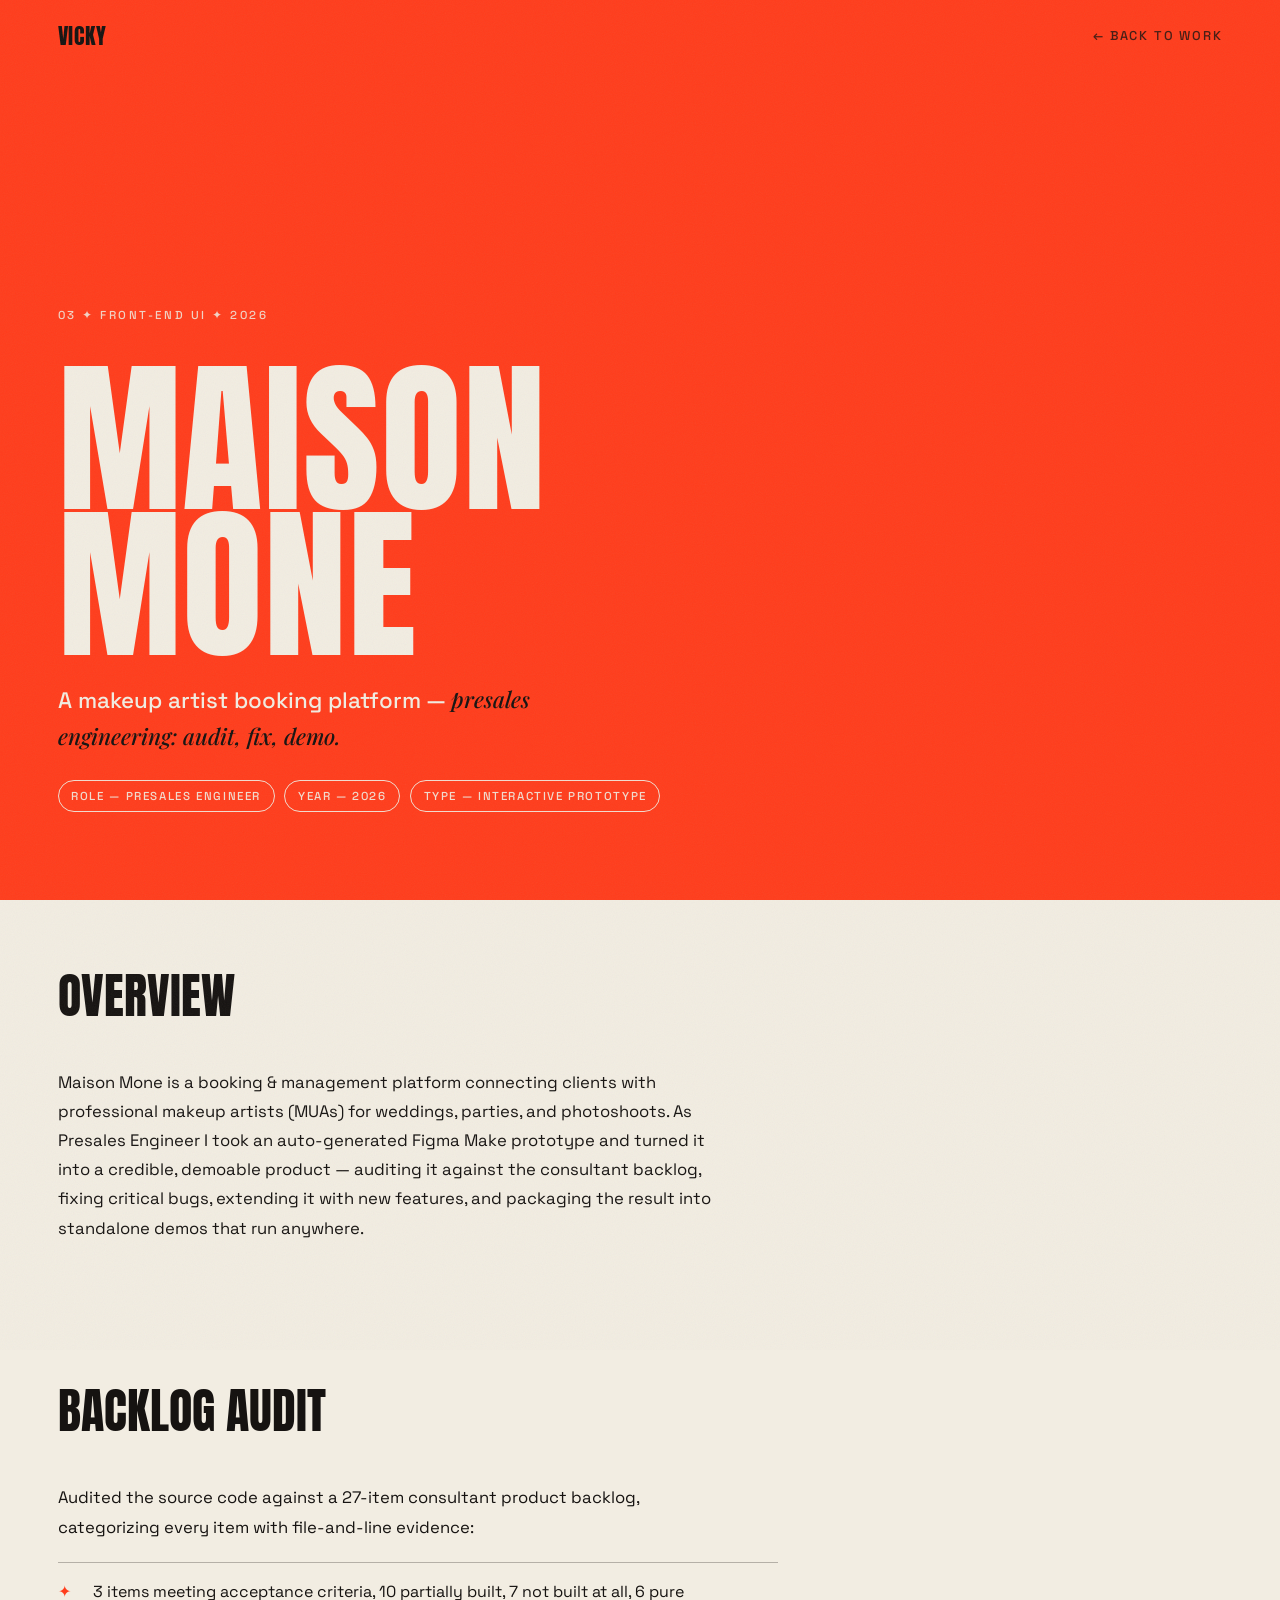
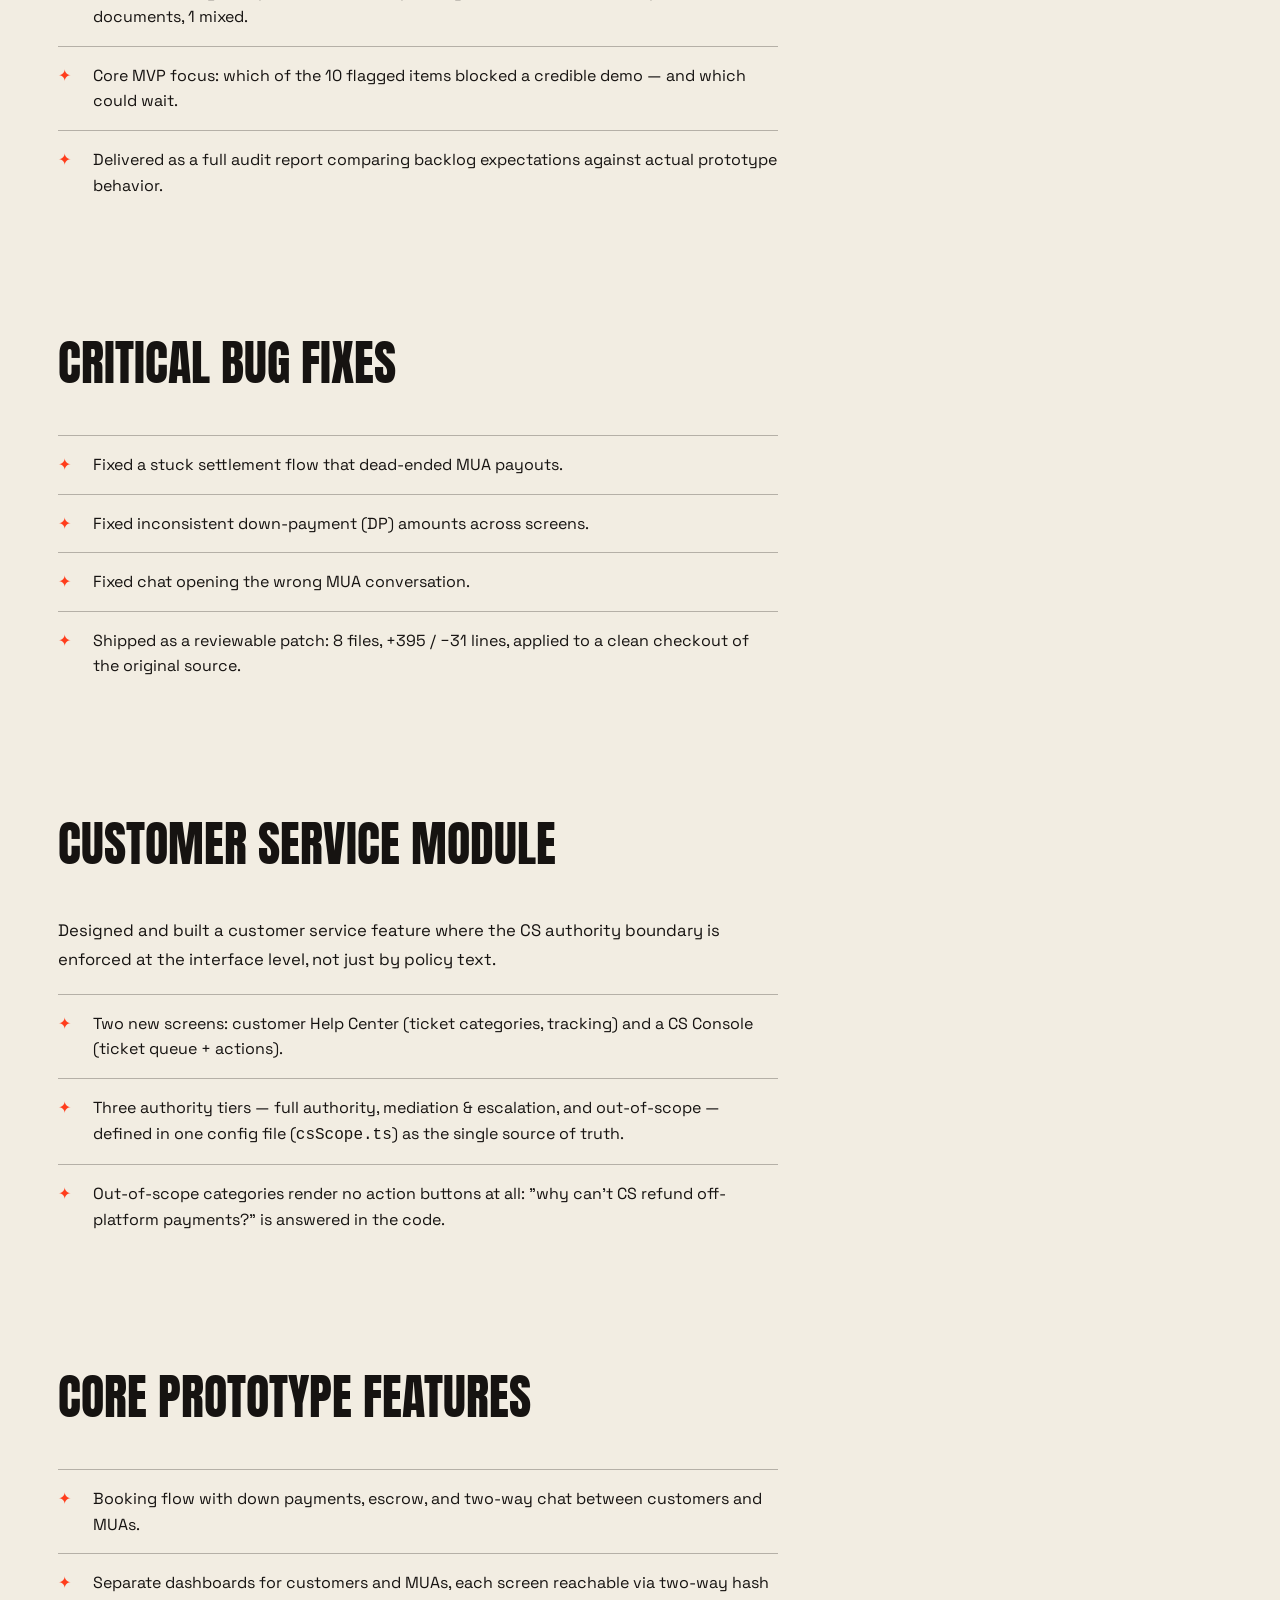
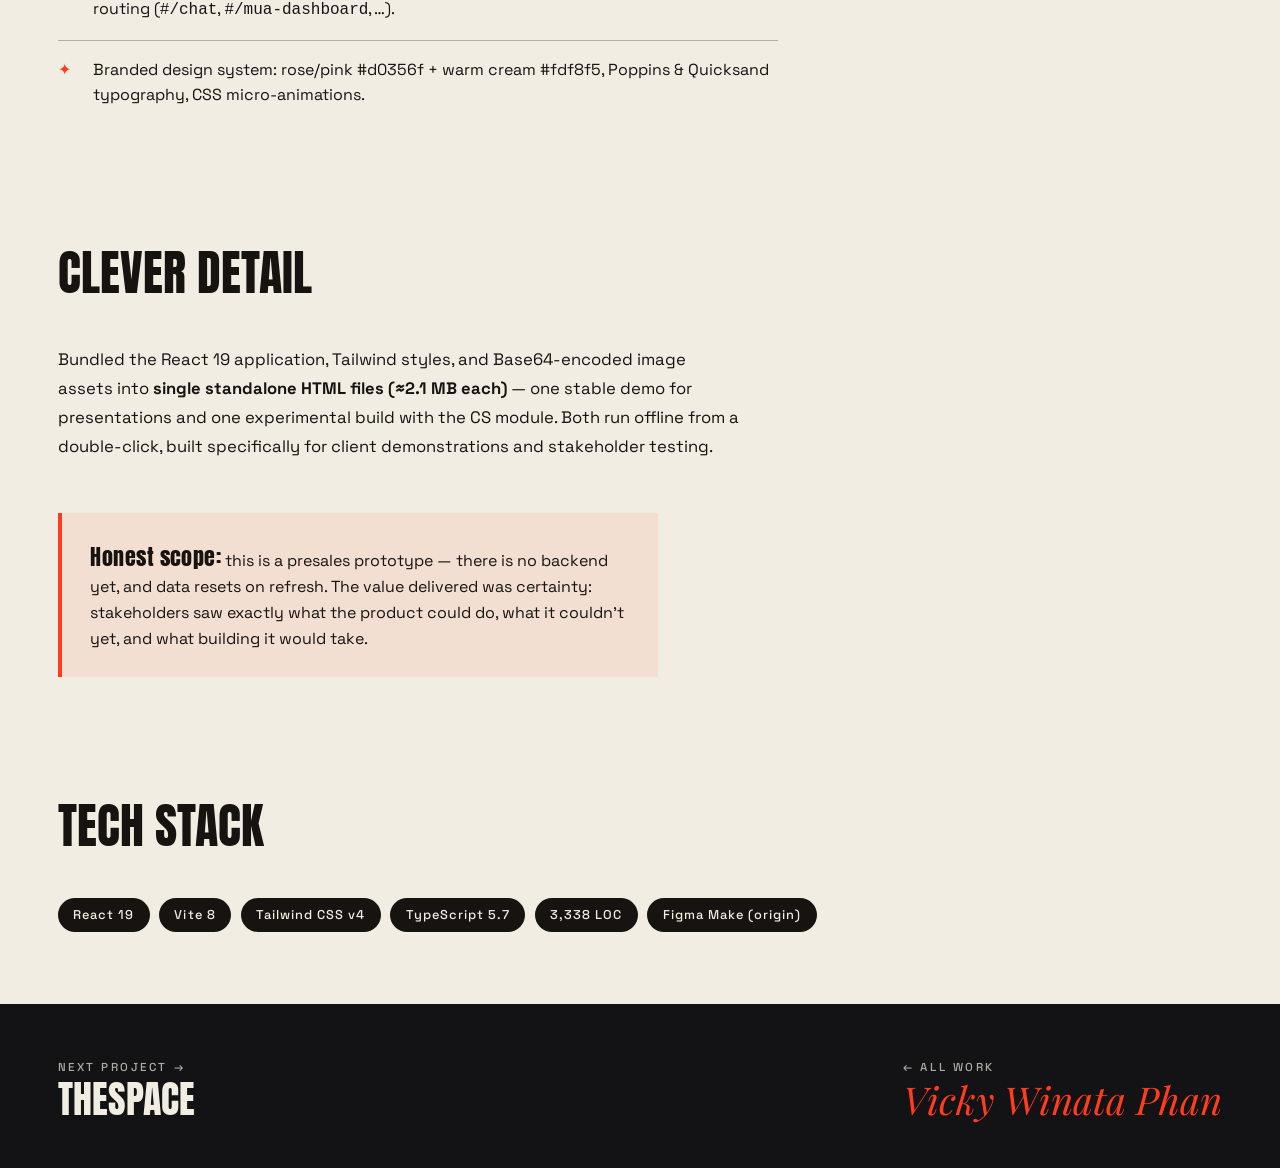
<file: projects/maison-mone.html>
<!doctype html>
<html lang="en">
<head>
  <meta charset="utf-8" />
  <meta name="viewport" content="width=device-width, initial-scale=1" />
  <title>Maison Mone — Vicky Winata Phan</title>
  <meta name="description" content="Maison Mone — makeup artist booking platform prototype. Presales engineering: 27-item backlog audit, 3 critical bug fixes, customer service module, and standalone single-file React demos." />
  <link rel="icon" href="data:image/svg+xml,<svg xmlns='http://www.w3.org/2000/svg' viewBox='0 0 100 100'><text y='.9em' font-size='90' fill='%23FF3D1C'>✦</text></svg>" />
  <link rel="preconnect" href="https://fonts.googleapis.com" />
  <link rel="preconnect" href="https://fonts.gstatic.com" crossorigin />
  <link href="https://fonts.googleapis.com/css2?family=Anton&family=Playfair+Display:ital,wght@1,500;1,600&family=Space+Grotesk:wght@400;500;700&display=swap" rel="stylesheet" />
  <link rel="stylesheet" href="../style.css" />
  <link rel="stylesheet" href="../projects.css" />
</head>
<body data-navtext="ink">
  <div class="grain" aria-hidden="true"></div>

  <header class="doc-nav">
    <a class="nav__logo" href="../index.html">VICKY<span class="nav__dot">✦</span></a>
    <a class="doc-back" href="../index.html#work">← Back to Work</a>
  </header>

  <main>
    <section class="section section--red doc-hero">
      <p class="label">03 ✦ Front-End UI ✦ 2026</p>
      <h1 class="display display--md">Maison<br />Mone</h1>
      <p class="doc-tag">A makeup artist booking platform — <em>presales engineering: audit, fix, demo.</em></p>
      <div class="doc-meta">
        <span>Role — Presales Engineer</span>
        <span>Year — 2026</span>
        <span>Type — Interactive Prototype</span>
      </div>
      <span class="num" aria-hidden="true">03</span>
    </section>

    <section class="section section--cream doc-body">
      <h2>Overview</h2>
      <p>
        Maison Mone is a booking &amp; management platform connecting clients
        with professional makeup artists (MUAs) for weddings, parties, and
        photoshoots. As Presales Engineer I took an auto-generated Figma Make
        prototype and turned it into a credible, demoable product — auditing
        it against the consultant backlog, fixing critical bugs, extending it
        with new features, and packaging the result into standalone demos
        that run anywhere.
      </p>

      <h2>Backlog Audit</h2>
      <p>
        Audited the source code against a 27-item consultant product backlog,
        categorizing every item with file-and-line evidence:
      </p>
      <ul class="doc-list">
        <li>3 items meeting acceptance criteria, 10 partially built, 7 not built at all, 6 pure documents, 1 mixed.</li>
        <li>Core MVP focus: which of the 10 flagged items blocked a credible demo — and which could wait.</li>
        <li>Delivered as a full audit report comparing backlog expectations against actual prototype behavior.</li>
      </ul>

      <h2>Critical Bug Fixes</h2>
      <ul class="doc-list">
        <li>Fixed a stuck settlement flow that dead-ended MUA payouts.</li>
        <li>Fixed inconsistent down-payment (DP) amounts across screens.</li>
        <li>Fixed chat opening the wrong MUA conversation.</li>
        <li>Shipped as a reviewable patch: 8 files, +395 / −31 lines, applied to a clean checkout of the original source.</li>
      </ul>

      <h2>Customer Service Module</h2>
      <p>
        Designed and built a customer service feature where the CS authority
        boundary is enforced at the interface level, not just by policy text.
      </p>
      <ul class="doc-list">
        <li>Two new screens: customer Help Center (ticket categories, tracking) and a CS Console (ticket queue + actions).</li>
        <li>Three authority tiers — full authority, mediation &amp; escalation, and out-of-scope — defined in one config file (<code>csScope.ts</code>) as the single source of truth.</li>
        <li>Out-of-scope categories render no action buttons at all: "why can't CS refund off-platform payments?" is answered in the code.</li>
      </ul>

      <h2>Core Prototype Features</h2>
      <ul class="doc-list">
        <li>Booking flow with down payments, escrow, and two-way chat between customers and MUAs.</li>
        <li>Separate dashboards for customers and MUAs, each screen reachable via two-way hash routing (<code>#/chat</code>, <code>#/mua-dashboard</code>, …).</li>
        <li>Branded design system: rose/pink #d0356f + warm cream #fdf8f5, Poppins &amp; Quicksand typography, CSS micro-animations.</li>
      </ul>

      <h2>Clever Detail</h2>
      <p>
        Bundled the React 19 application, Tailwind styles, and Base64-encoded
        image assets into <strong>single standalone HTML files (≈2.1&nbsp;MB
        each)</strong> — one stable demo for presentations and one experimental
        build with the CS module. Both run offline from a double-click, built
        specifically for client demonstrations and stakeholder testing.
      </p>

      <div class="doc-outcome">
        <strong>Honest scope:</strong> this is a presales prototype — there is
        no backend yet, and data resets on refresh. The value delivered was
        certainty: stakeholders saw exactly what the product could do, what it
        couldn't yet, and what building it would take.
      </div>

      <h2>Tech Stack</h2>
      <div class="chips">
        <span>React 19</span>
        <span>Vite 8</span>
        <span>Tailwind CSS v4</span>
        <span>TypeScript 5.7</span>
        <span>3,338 LOC</span>
        <span>Figma Make (origin)</span>
      </div>
    </section>

    <section class="section section--dark doc-next">
      <a href="thespace.html">
        <span class="label">Next project →</span>
        <span class="doc-next-title">TheSpace</span>
      </a>
      <a href="../index.html#work">
        <span class="label">← All work</span>
        <span class="doc-next-title"><em>Vicky Winata Phan</em></span>
      </a>
    </section>
  </main>

  <script src="../script.js"></script>
</body>
</html>
</file>
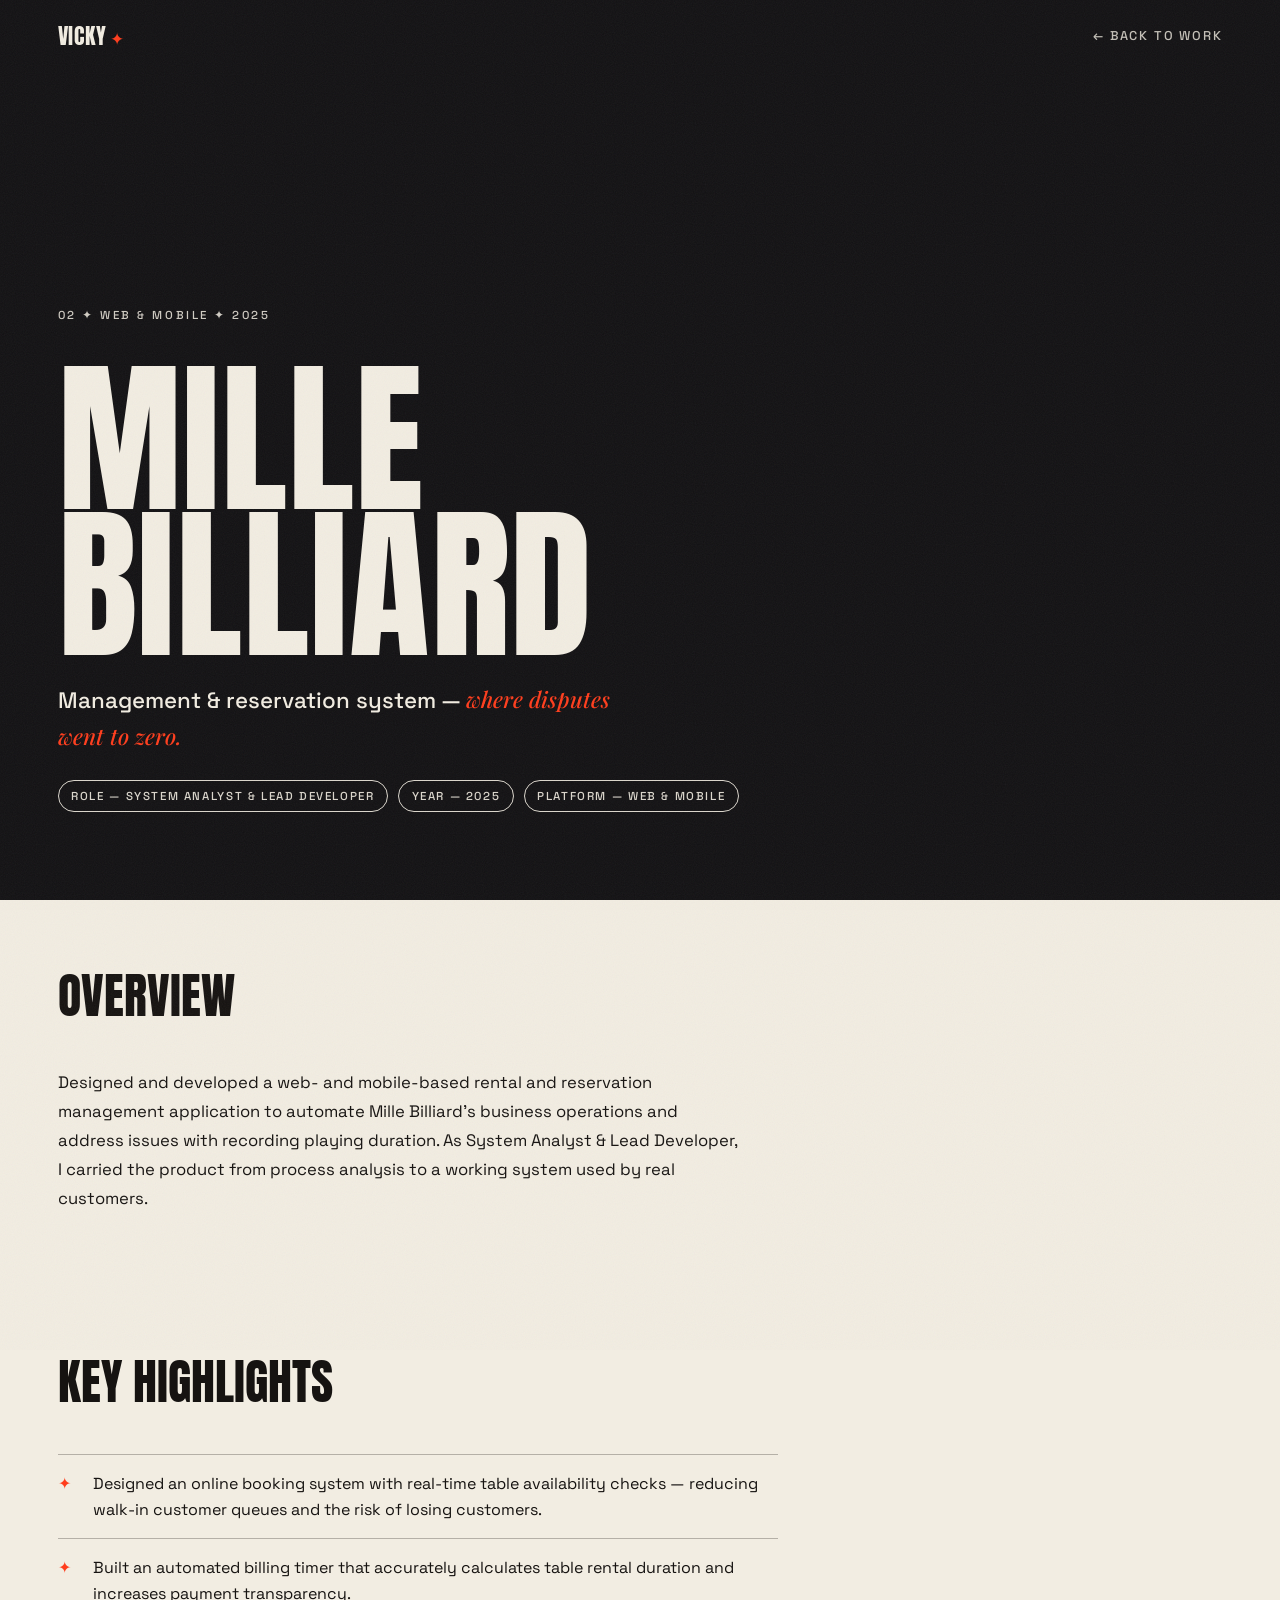
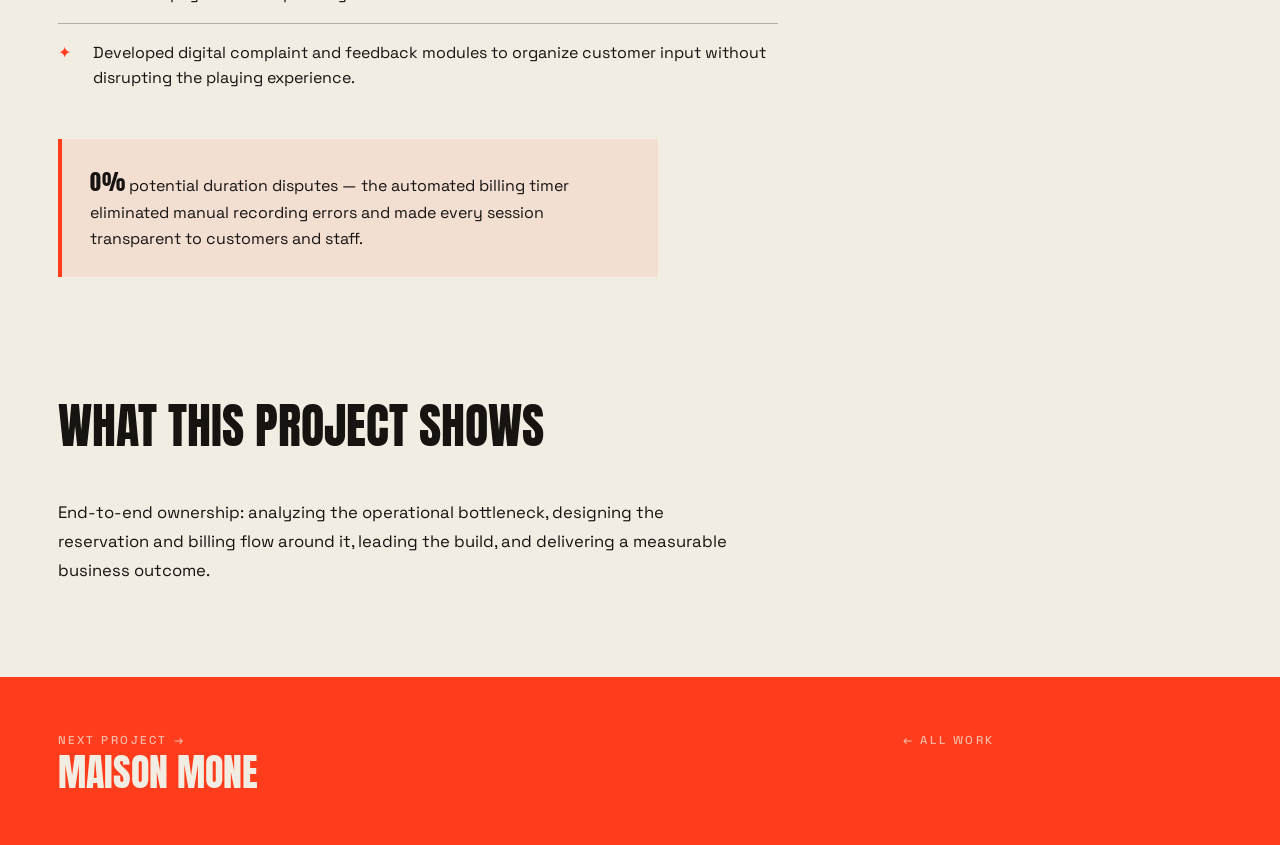
<file: projects/mille-billiard.html>
<!doctype html>
<html lang="en">
<head>
  <meta charset="utf-8" />
  <meta name="viewport" content="width=device-width, initial-scale=1" />
  <title>Mille Billiard — Vicky Winata Phan</title>
  <meta name="description" content="Management & reservation system for Mille Billiard — System Analyst & Lead Developer. Automated billing timer reduced potential duration disputes to 0%." />
  <link rel="icon" href="data:image/svg+xml,<svg xmlns='http://www.w3.org/2000/svg' viewBox='0 0 100 100'><text y='.9em' font-size='90' fill='%23FF3D1C'>✦</text></svg>" />
  <link rel="preconnect" href="https://fonts.googleapis.com" />
  <link rel="preconnect" href="https://fonts.gstatic.com" crossorigin />
  <link href="https://fonts.googleapis.com/css2?family=Anton&family=Playfair+Display:ital,wght@1,500;1,600&family=Space+Grotesk:wght@400;500;700&display=swap" rel="stylesheet" />
  <link rel="stylesheet" href="../style.css" />
  <link rel="stylesheet" href="../projects.css" />
</head>
<body data-navtext="cream">
  <div class="grain" aria-hidden="true"></div>

  <header class="doc-nav">
    <a class="nav__logo" href="../index.html">VICKY<span class="nav__dot">✦</span></a>
    <a class="doc-back" href="../index.html#work">← Back to Work</a>
  </header>

  <main>
    <section class="section section--dark doc-hero">
      <p class="label">02 ✦ Web &amp; Mobile ✦ 2025</p>
      <h1 class="display display--md">Mille<br />Billiard</h1>
      <p class="doc-tag">Management &amp; reservation system — <em>where disputes went to zero.</em></p>
      <div class="doc-meta">
        <span>Role — System Analyst &amp; Lead Developer</span>
        <span>Year — 2025</span>
        <span>Platform — Web &amp; Mobile</span>
      </div>
      <span class="num" aria-hidden="true">02</span>
    </section>

    <section class="section section--cream doc-body">
      <h2>Overview</h2>
      <p>
        Designed and developed a web- and mobile-based rental and reservation
        management application to automate Mille Billiard's business operations
        and address issues with recording playing duration. As System Analyst
        &amp; Lead Developer, I carried the product from process analysis to a
        working system used by real customers.
      </p>

      <h2>Key Highlights</h2>
      <ul class="doc-list">
        <li>Designed an online booking system with real-time table availability checks — reducing walk-in customer queues and the risk of losing customers.</li>
        <li>Built an automated billing timer that accurately calculates table rental duration and increases payment transparency.</li>
        <li>Developed digital complaint and feedback modules to organize customer input without disrupting the playing experience.</li>
      </ul>

      <div class="doc-outcome">
        <strong>0%</strong> potential duration disputes — the automated
        billing timer eliminated manual recording errors and made every
        session transparent to customers and staff.
      </div>

      <h2>What This Project Shows</h2>
      <p>
        End-to-end ownership: analyzing the operational bottleneck, designing
        the reservation and billing flow around it, leading the build, and
        delivering a measurable business outcome.
      </p>
    </section>

    <section class="section section--red doc-next">
      <a href="maison-mone.html">
        <span class="label">Next project →</span>
        <span class="doc-next-title">Maison Mone</span>
      </a>
      <a href="../index.html#work">
        <span class="label">← All work</span>
        <span class="doc-next-title"><em>Vicky Winata Phan</em></span>
      </a>
    </section>
  </main>

  <script src="../script.js"></script>
</body>
</html>
</file>
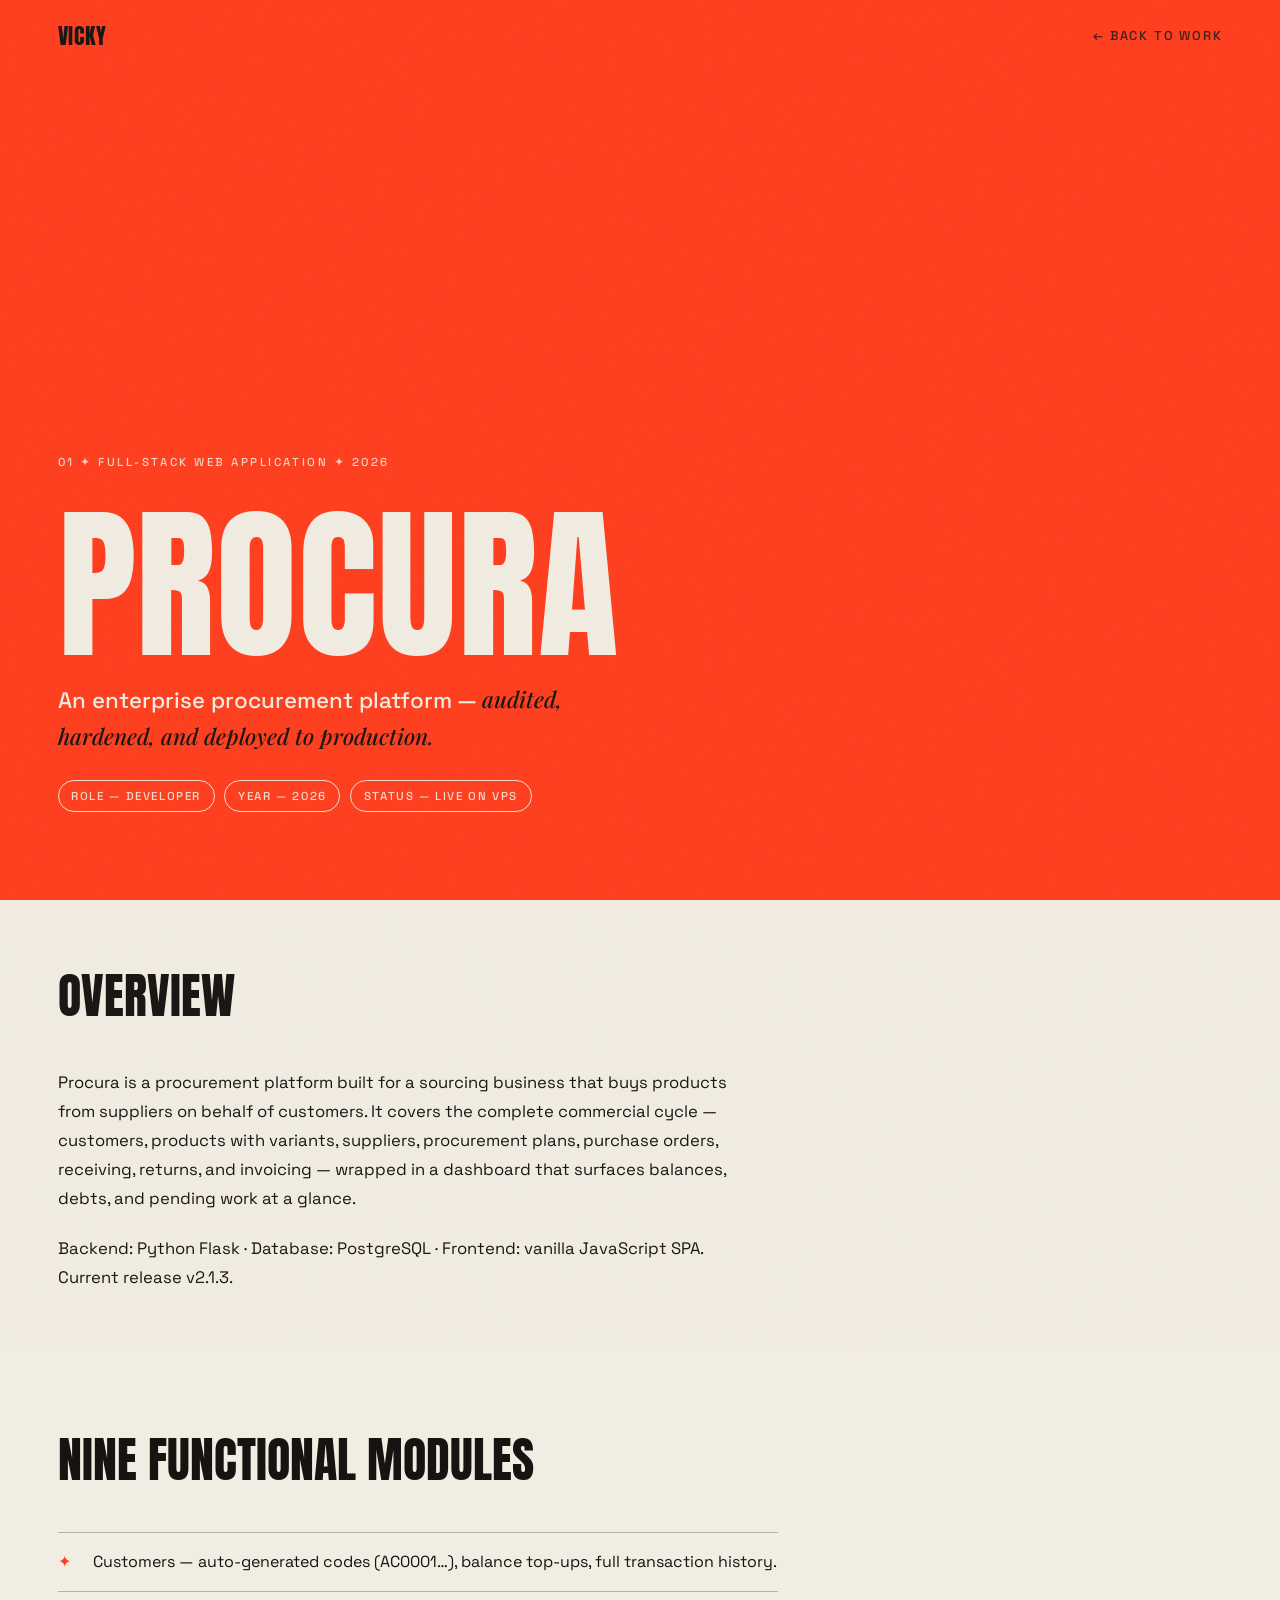
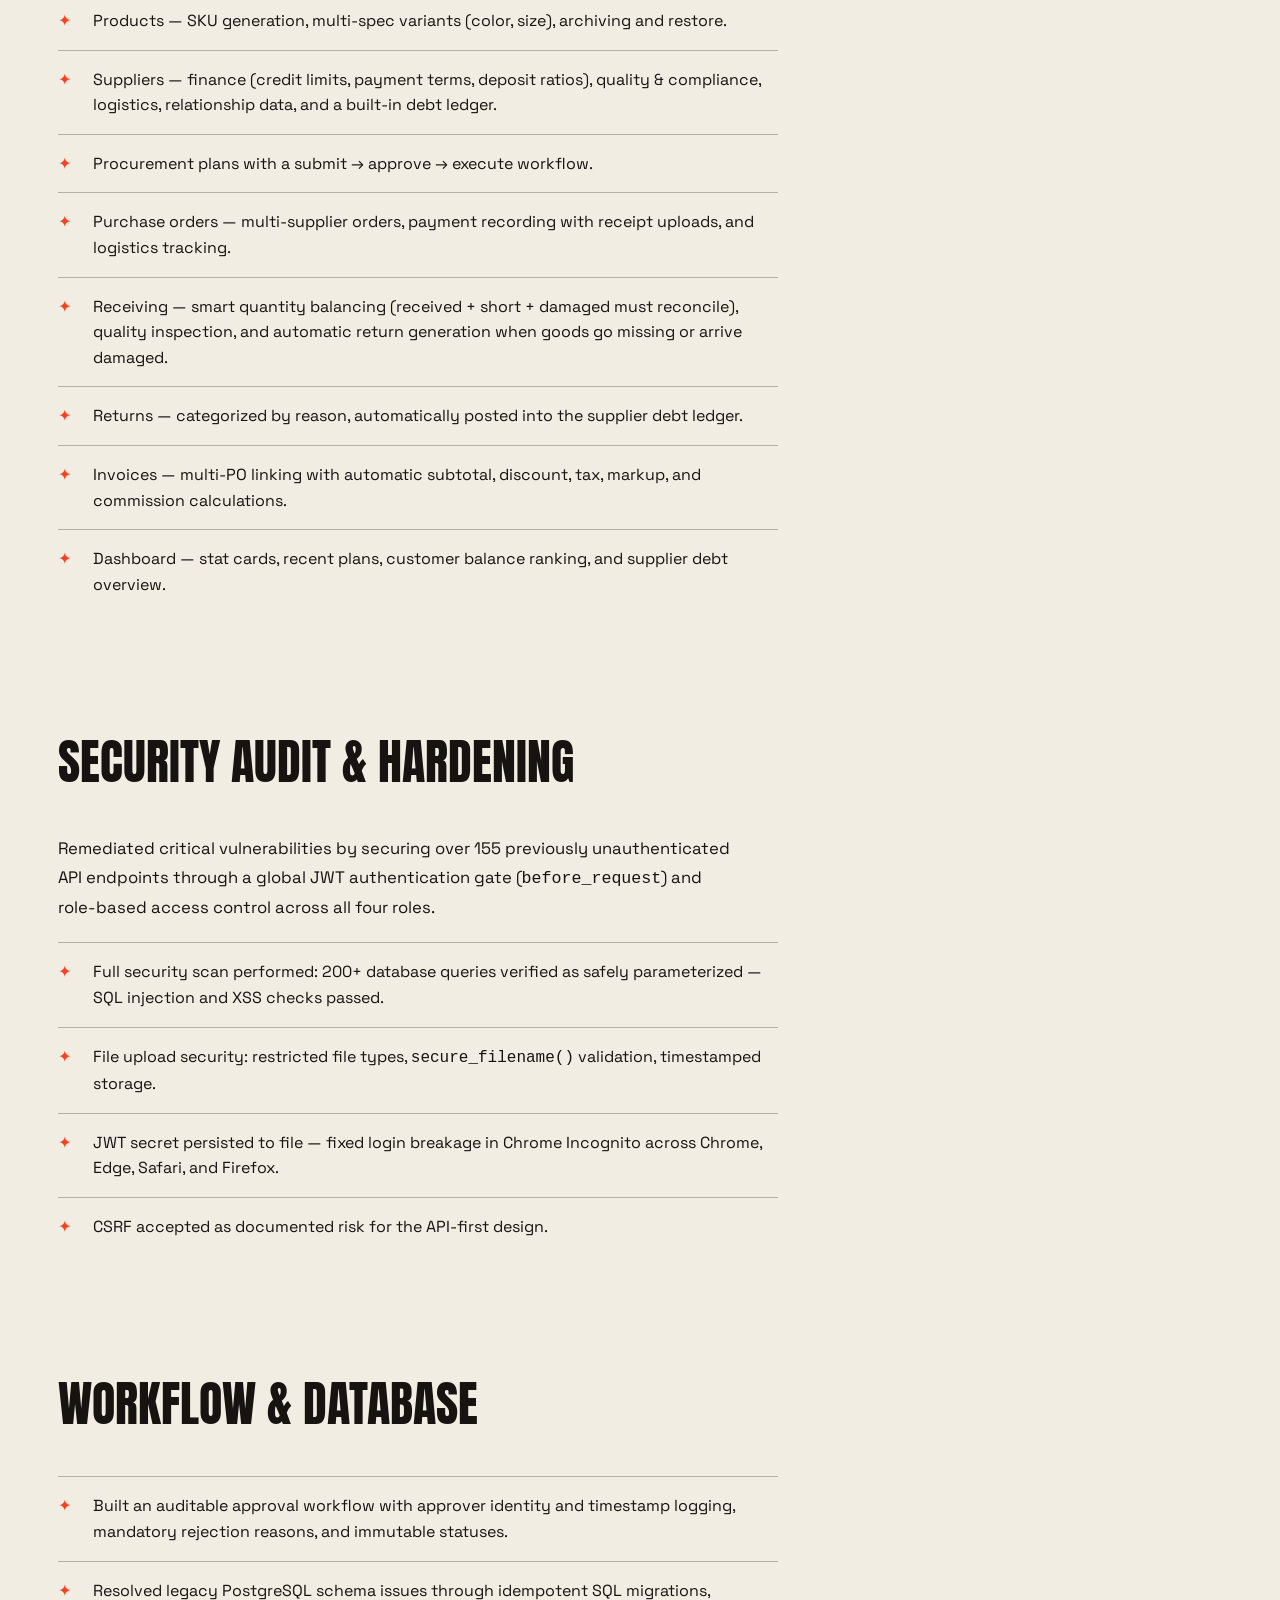
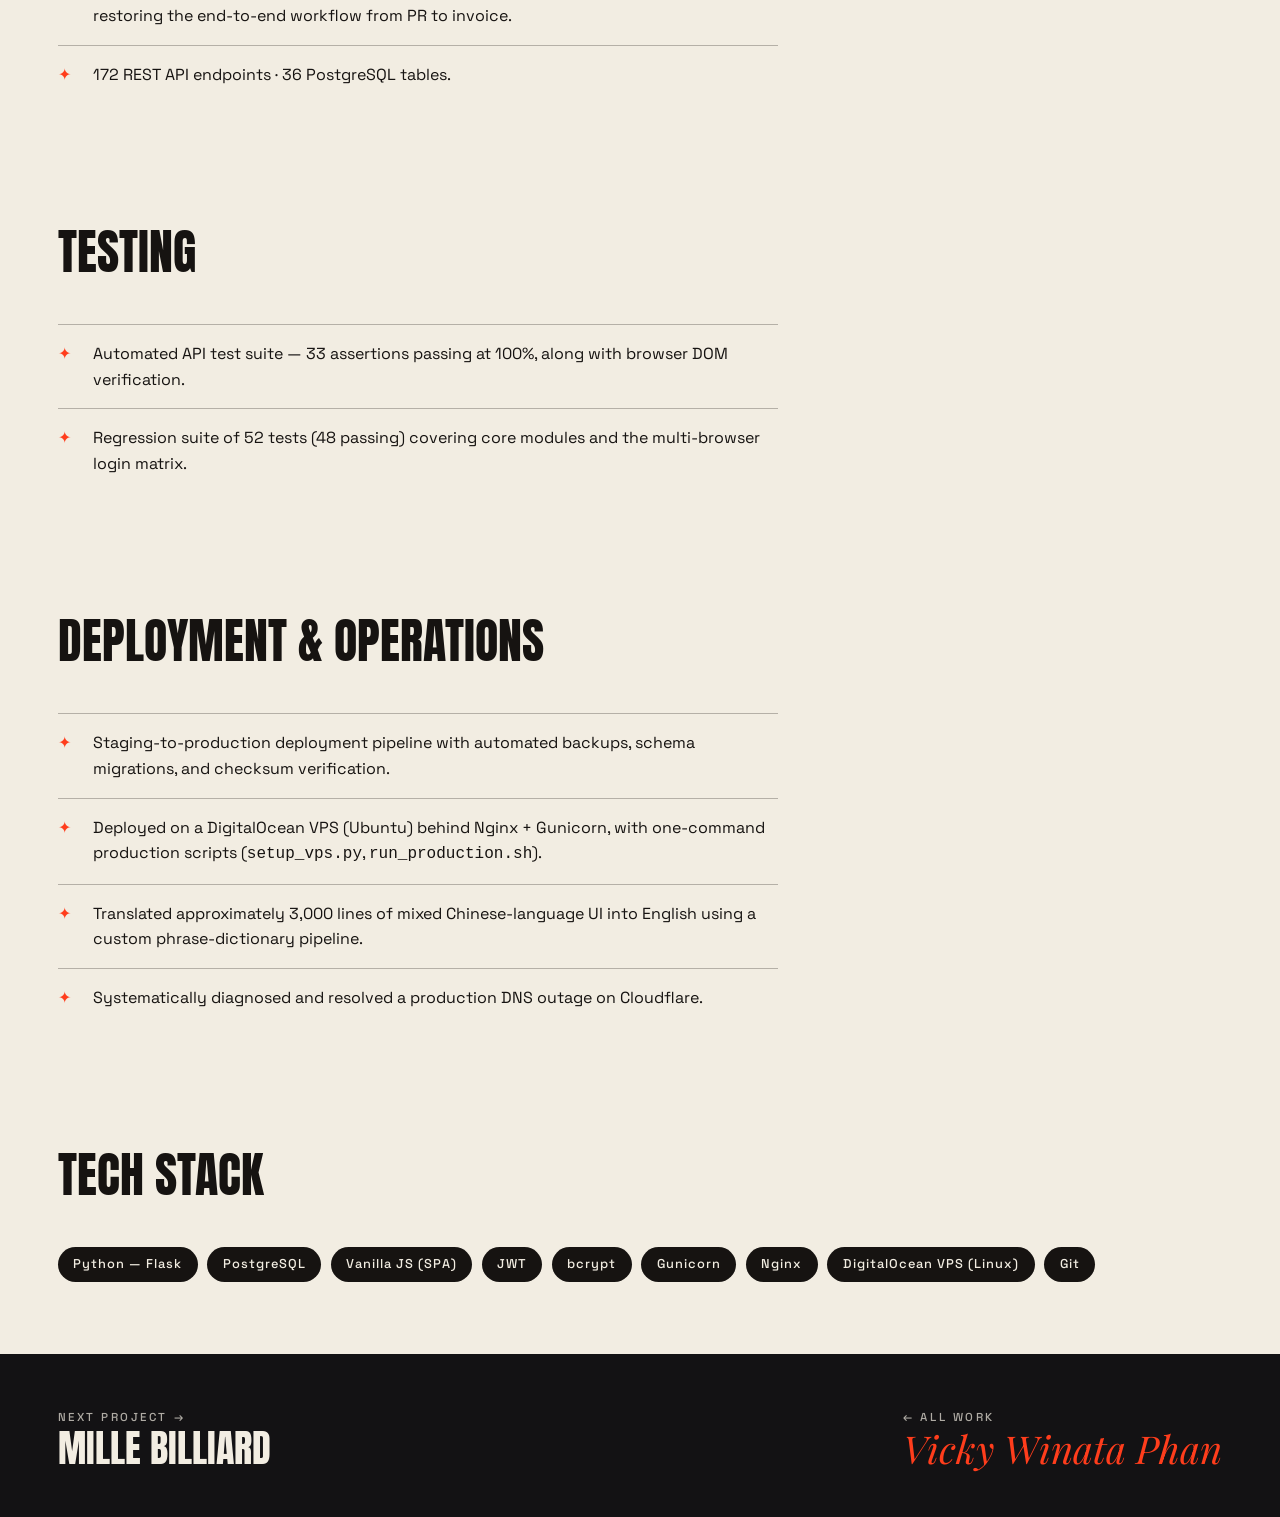
<file: projects/procurement-system.html>
<!doctype html>
<html lang="en">
<head>
  <meta charset="utf-8" />
  <meta name="viewport" content="width=device-width, initial-scale=1" />
  <title>Procura — Vicky Winata Phan</title>
  <meta name="description" content="Procura — full-stack enterprise procurement platform. Security audit, 172 REST endpoints, testing suite, and production deployment on DigitalOcean VPS. Flask, PostgreSQL, JWT, Nginx." />
  <link rel="icon" href="data:image/svg+xml,<svg xmlns='http://www.w3.org/2000/svg' viewBox='0 0 100 100'><text y='.9em' font-size='90' fill='%23FF3D1C'>✦</text></svg>" />
  <link rel="preconnect" href="https://fonts.googleapis.com" />
  <link rel="preconnect" href="https://fonts.gstatic.com" crossorigin />
  <link href="https://fonts.googleapis.com/css2?family=Anton&family=Playfair+Display:ital,wght@1,500;1,600&family=Space+Grotesk:wght@400;500;700&display=swap" rel="stylesheet" />
  <link rel="stylesheet" href="../style.css" />
  <link rel="stylesheet" href="../projects.css" />
</head>
<body data-navtext="ink">
  <div class="grain" aria-hidden="true"></div>

  <header class="doc-nav">
    <a class="nav__logo" href="../index.html">VICKY<span class="nav__dot">✦</span></a>
    <a class="doc-back" href="../index.html#work">← Back to Work</a>
  </header>

  <main>
    <section class="section section--red doc-hero">
      <p class="label">01 ✦ Full-Stack Web Application ✦ 2026</p>
      <h1 class="display display--md">PROCURA</h1>
      <p class="doc-tag">An enterprise procurement platform — <em>audited, hardened, and deployed to production.</em></p>
      <div class="doc-meta">
        <span>Role — Developer</span>
        <span>Year — 2026</span>
        <span>Status — Live on VPS</span>
      </div>
      <span class="num" aria-hidden="true">01</span>
    </section>

    <section class="section section--cream doc-body">
      <h2>Overview</h2>
      <p>
        Procura is a procurement platform built for a sourcing business that
        buys products from suppliers on behalf of customers. It covers the
        complete commercial cycle — customers, products with variants,
        suppliers, procurement plans, purchase orders, receiving, returns,
        and invoicing — wrapped in a dashboard that surfaces balances, debts,
        and pending work at a glance.
      </p>
      <p>
        Backend: Python Flask · Database: PostgreSQL · Frontend: vanilla
        JavaScript SPA. Current release v2.1.3.
      </p>

      <h2>Nine Functional Modules</h2>
      <ul class="doc-list">
        <li>Customers — auto-generated codes (AC0001…), balance top-ups, full transaction history.</li>
        <li>Products — SKU generation, multi-spec variants (color, size), archiving and restore.</li>
        <li>Suppliers — finance (credit limits, payment terms, deposit ratios), quality &amp; compliance, logistics, relationship data, and a built-in debt ledger.</li>
        <li>Procurement plans with a submit → approve → execute workflow.</li>
        <li>Purchase orders — multi-supplier orders, payment recording with receipt uploads, and logistics tracking.</li>
        <li>Receiving — smart quantity balancing (received + short + damaged must reconcile), quality inspection, and automatic return generation when goods go missing or arrive damaged.</li>
        <li>Returns — categorized by reason, automatically posted into the supplier debt ledger.</li>
        <li>Invoices — multi-PO linking with automatic subtotal, discount, tax, markup, and commission calculations.</li>
        <li>Dashboard — stat cards, recent plans, customer balance ranking, and supplier debt overview.</li>
      </ul>

      <h2>Security Audit &amp; Hardening</h2>
      <p>
        Remediated critical vulnerabilities by securing over 155 previously
        unauthenticated API endpoints through a global JWT authentication gate
        (<code>before_request</code>) and role-based access control across all
        four roles.
      </p>
      <ul class="doc-list">
        <li>Full security scan performed: 200+ database queries verified as safely parameterized — SQL injection and XSS checks passed.</li>
        <li>File upload security: restricted file types, <code>secure_filename()</code> validation, timestamped storage.</li>
        <li>JWT secret persisted to file — fixed login breakage in Chrome Incognito across Chrome, Edge, Safari, and Firefox.</li>
        <li>CSRF accepted as documented risk for the API-first design.</li>
      </ul>

      <h2>Workflow &amp; Database</h2>
      <ul class="doc-list">
        <li>Built an auditable approval workflow with approver identity and timestamp logging, mandatory rejection reasons, and immutable statuses.</li>
        <li>Resolved legacy PostgreSQL schema issues through idempotent SQL migrations, restoring the end-to-end workflow from PR to invoice.</li>
        <li>172 REST API endpoints · 36 PostgreSQL tables.</li>
      </ul>

      <h2>Testing</h2>
      <ul class="doc-list">
        <li>Automated API test suite — 33 assertions passing at 100%, along with browser DOM verification.</li>
        <li>Regression suite of 52 tests (48 passing) covering core modules and the multi-browser login matrix.</li>
      </ul>

      <h2>Deployment &amp; Operations</h2>
      <ul class="doc-list">
        <li>Staging-to-production deployment pipeline with automated backups, schema migrations, and checksum verification.</li>
        <li>Deployed on a DigitalOcean VPS (Ubuntu) behind Nginx + Gunicorn, with one-command production scripts (<code>setup_vps.py</code>, <code>run_production.sh</code>).</li>
        <li>Translated approximately 3,000 lines of mixed Chinese-language UI into English using a custom phrase-dictionary pipeline.</li>
        <li>Systematically diagnosed and resolved a production DNS outage on Cloudflare.</li>
      </ul>

      <h2>Tech Stack</h2>
      <div class="chips">
        <span>Python — Flask</span>
        <span>PostgreSQL</span>
        <span>Vanilla JS (SPA)</span>
        <span>JWT</span>
        <span>bcrypt</span>
        <span>Gunicorn</span>
        <span>Nginx</span>
        <span>DigitalOcean VPS (Linux)</span>
        <span>Git</span>
      </div>
    </section>

    <section class="section section--dark doc-next">
      <a href="mille-billiard.html">
        <span class="label">Next project →</span>
        <span class="doc-next-title">Mille Billiard</span>
      </a>
      <a href="../index.html#work">
        <span class="label">← All work</span>
        <span class="doc-next-title"><em>Vicky Winata Phan</em></span>
      </a>
    </section>
  </main>

  <script src="../script.js"></script>
</body>
</html>
</file>
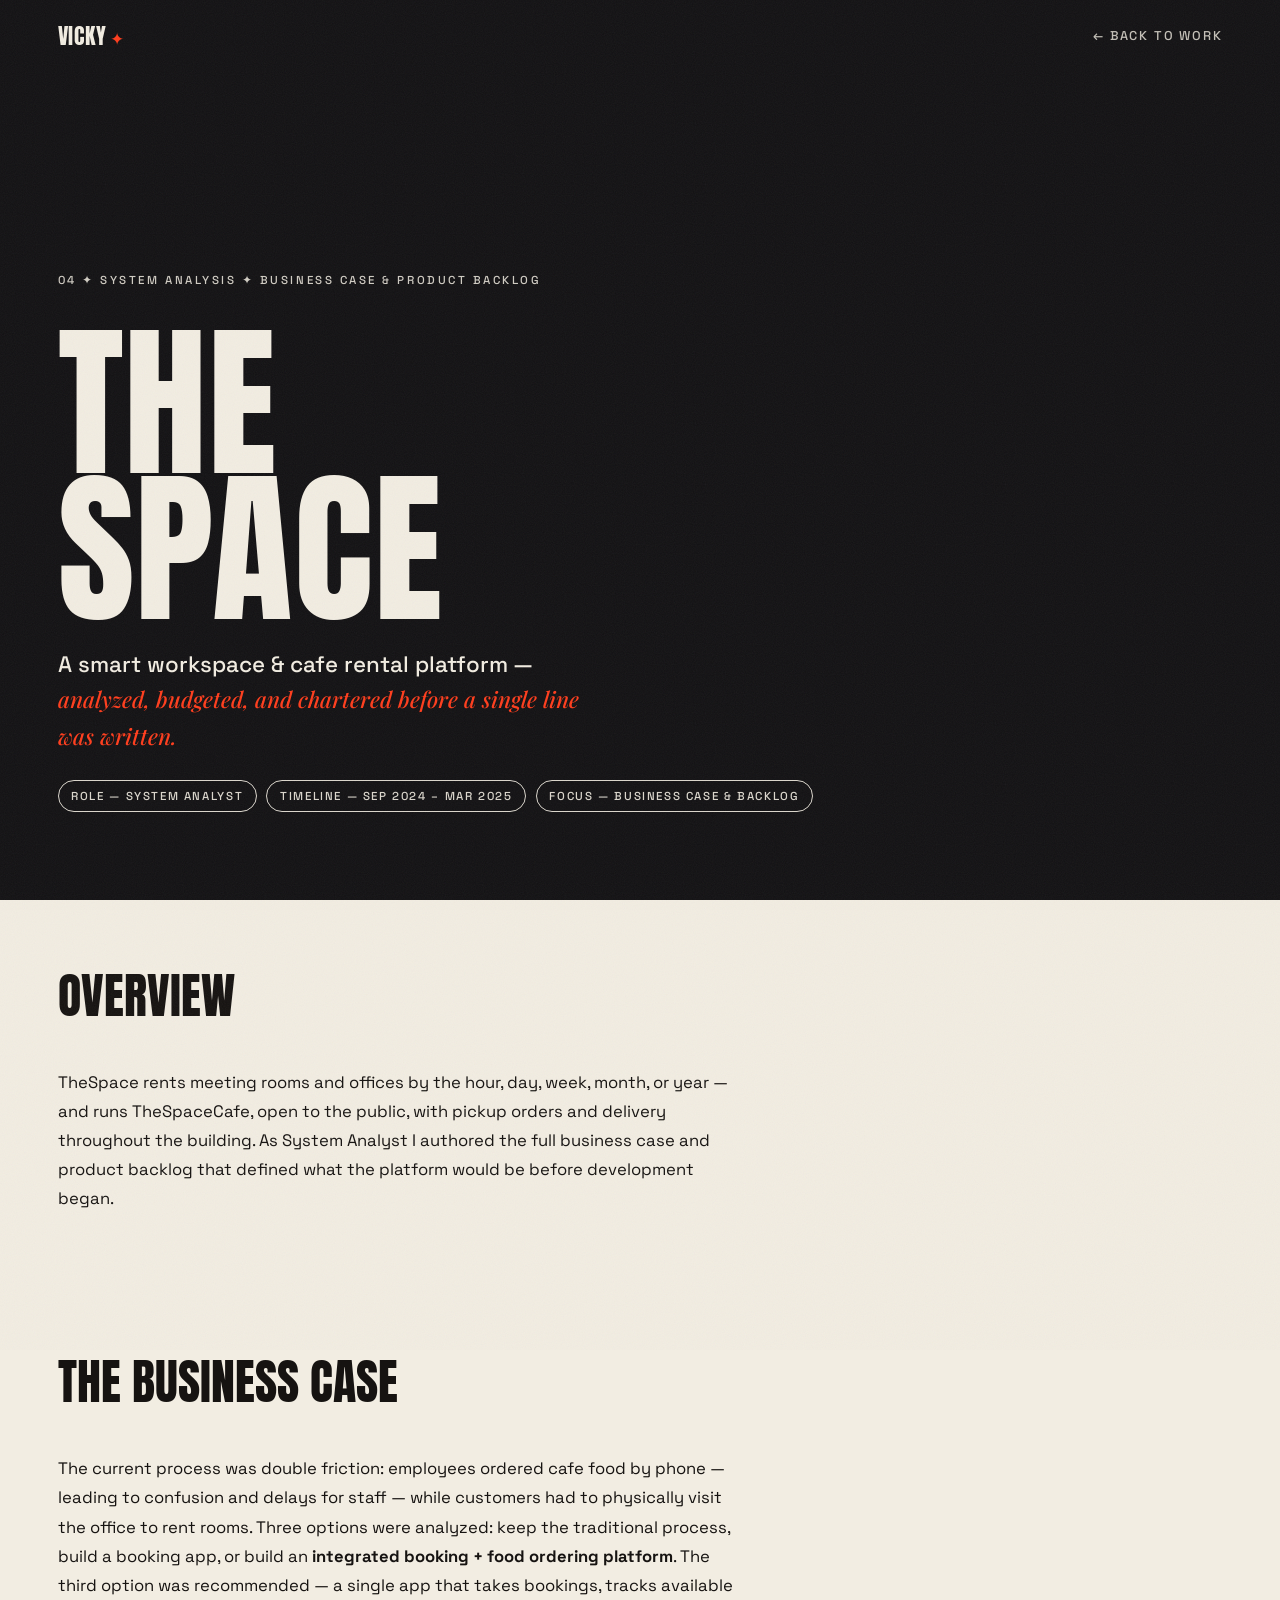
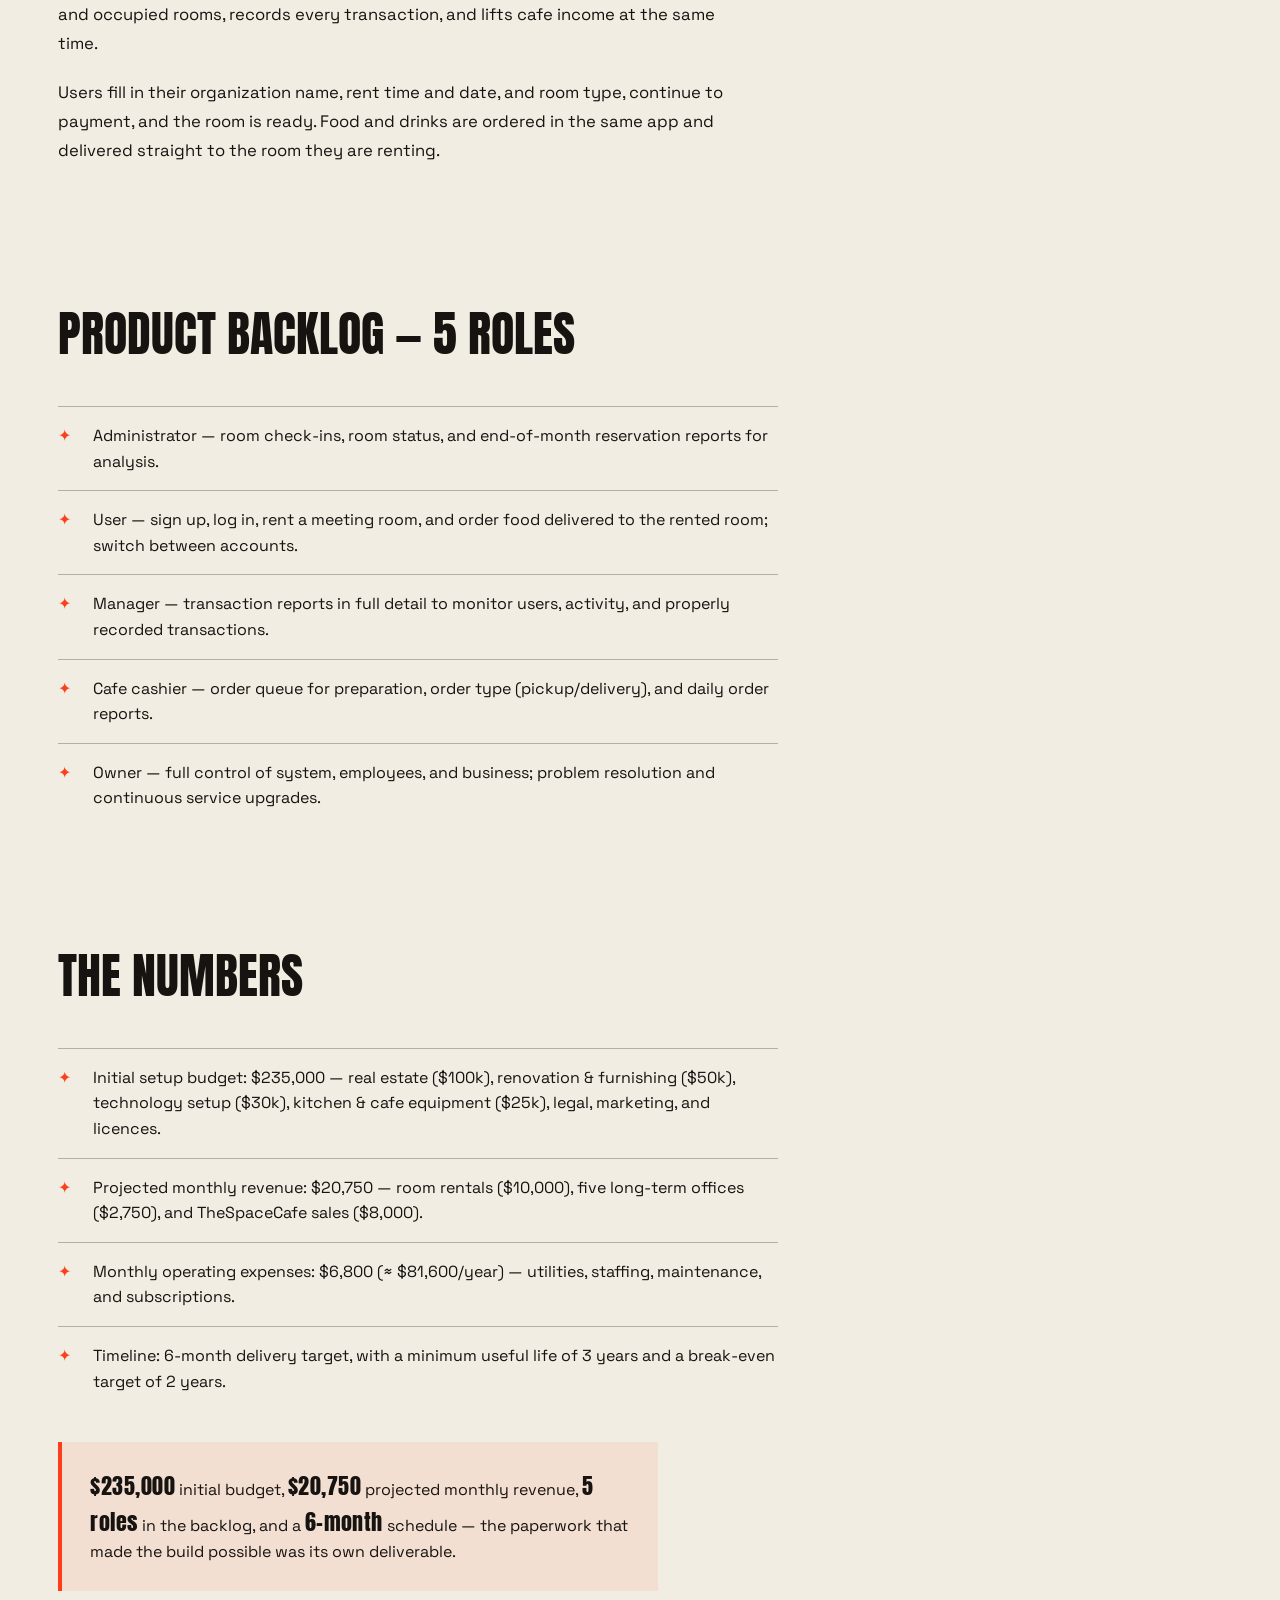
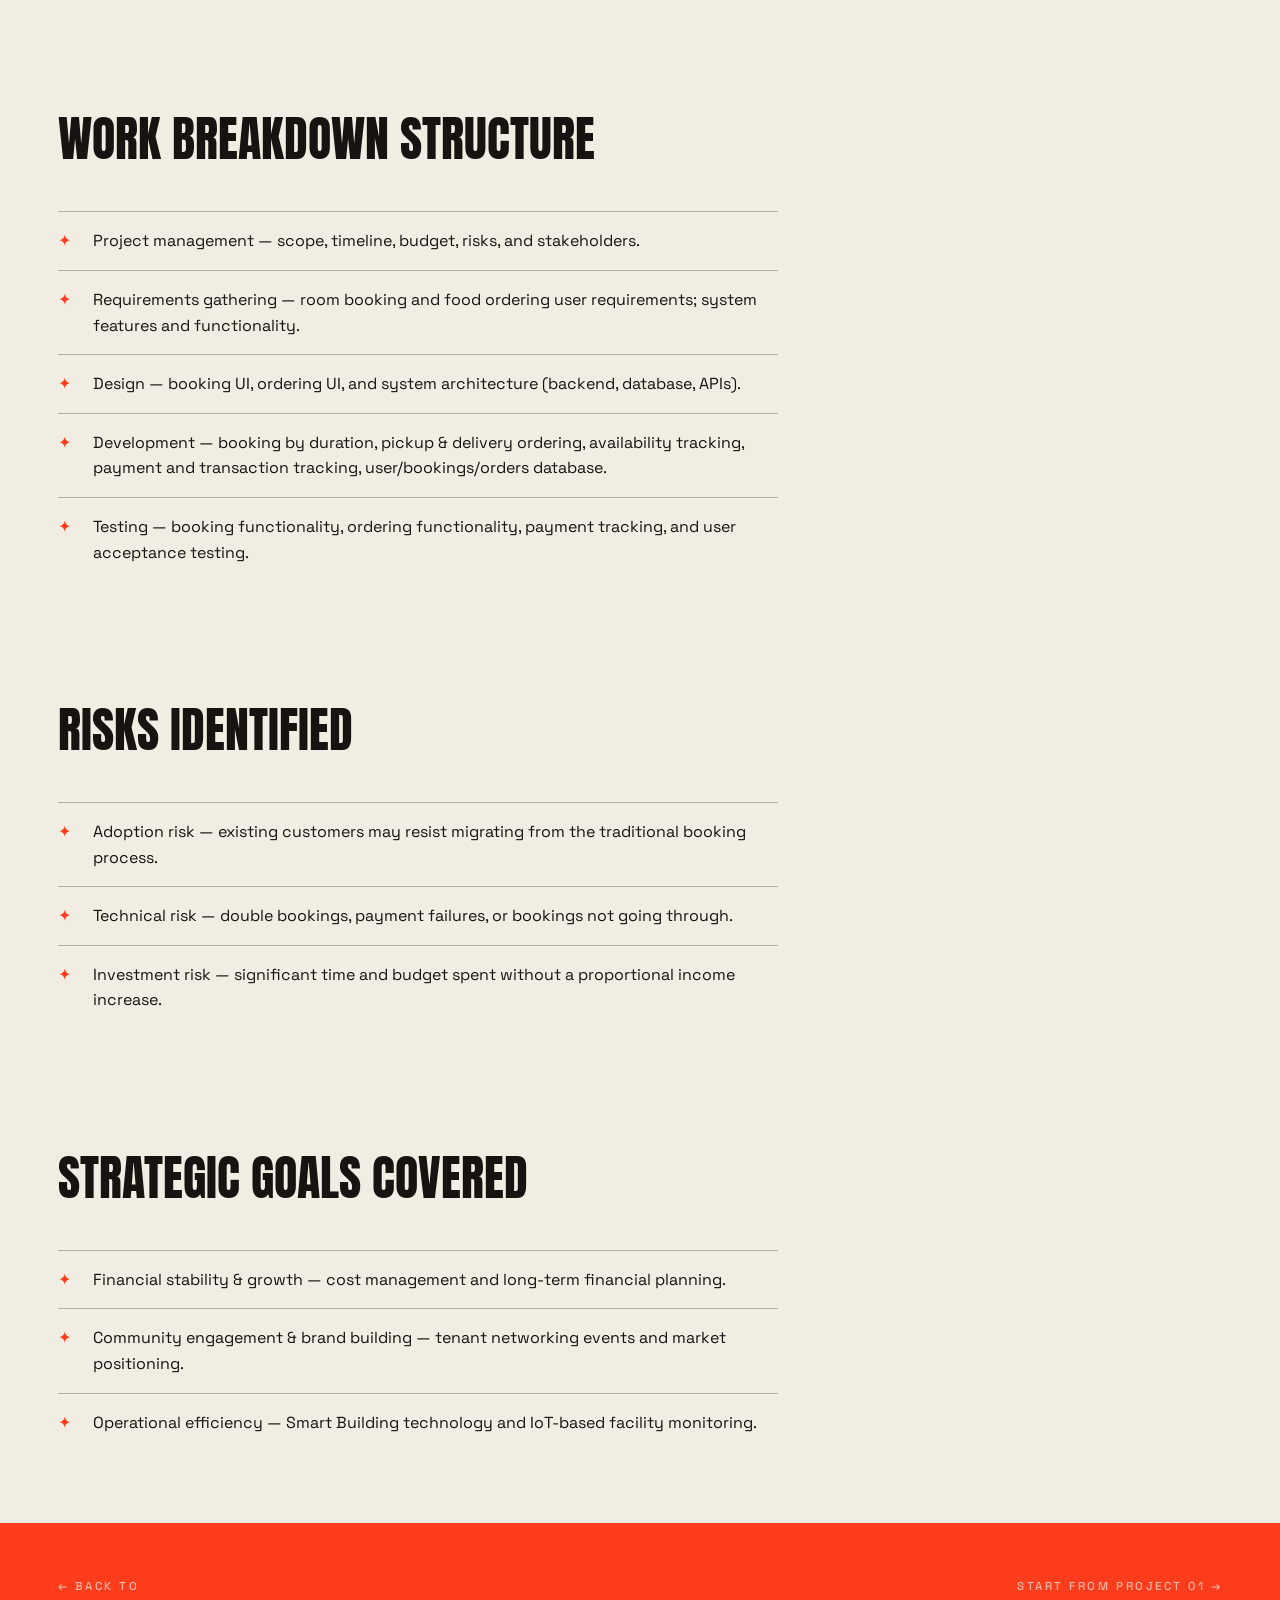
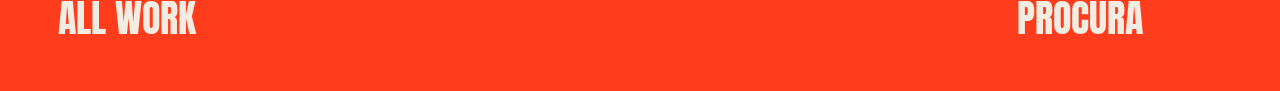
<file: projects/thespace.html>
<!doctype html>
<html lang="en">
<head>
  <meta charset="utf-8" />
  <meta name="viewport" content="width=device-width, initial-scale=1" />
  <title>TheSpace — Vicky Winata Phan</title>
  <meta name="description" content="TheSpace — business case & system analysis for a smart workspace rental and cafe ordering platform. Budgeting, WBS, product backlog across 5 roles, and risk analysis." />
  <link rel="icon" href="data:image/svg+xml,<svg xmlns='http://www.w3.org/2000/svg' viewBox='0 0 100 100'><text y='.9em' font-size='90' fill='%23FF3D1C'>✦</text></svg>" />
  <link rel="preconnect" href="https://fonts.googleapis.com" />
  <link rel="preconnect" href="https://fonts.gstatic.com" crossorigin />
  <link href="https://fonts.googleapis.com/css2?family=Anton&family=Playfair+Display:ital,wght@1,500;1,600&family=Space+Grotesk:wght@400;500;700&display=swap" rel="stylesheet" />
  <link rel="stylesheet" href="../style.css" />
  <link rel="stylesheet" href="../projects.css" />
</head>
<body data-navtext="cream">
  <div class="grain" aria-hidden="true"></div>

  <header class="doc-nav">
    <a class="nav__logo" href="../index.html">VICKY<span class="nav__dot">✦</span></a>
    <a class="doc-back" href="../index.html#work">← Back to Work</a>
  </header>

  <main>
    <section class="section section--dark doc-hero">
      <p class="label">04 ✦ System Analysis ✦ Business Case &amp; Product Backlog</p>
      <h1 class="display display--md">The<br />Space</h1>
      <p class="doc-tag">A smart workspace &amp; cafe rental platform — <em>analyzed, budgeted, and chartered before a single line was written.</em></p>
      <div class="doc-meta">
        <span>Role — System Analyst</span>
        <span>Timeline — Sep 2024 – Mar 2025</span>
        <span>Focus — Business Case &amp; Backlog</span>
      </div>
      <span class="num" aria-hidden="true">04</span>
    </section>

    <section class="section section--cream doc-body">
      <h2>Overview</h2>
      <p>
        TheSpace rents meeting rooms and offices by the hour, day, week,
        month, or year — and runs TheSpaceCafe, open to the public, with
        pickup orders and delivery throughout the building. As System Analyst
        I authored the full business case and product backlog that defined
        what the platform would be before development began.
      </p>

      <h2>The Business Case</h2>
      <p>
        The current process was double friction: employees ordered cafe food
        by phone — leading to confusion and delays for staff — while
        customers had to physically visit the office to rent rooms. Three
        options were analyzed: keep the traditional process, build a booking
        app, or build an <strong>integrated booking + food ordering
        platform</strong>. The third option was recommended — a single app
        that takes bookings, tracks available and occupied rooms, records
        every transaction, and lifts cafe income at the same time.
      </p>
      <p>
        Users fill in their organization name, rent time and date, and room
        type, continue to payment, and the room is ready. Food and drinks are
        ordered in the same app and delivered straight to the room they are
        renting.
      </p>

      <h2>Product Backlog — 5 Roles</h2>
      <ul class="doc-list">
        <li>Administrator — room check-ins, room status, and end-of-month reservation reports for analysis.</li>
        <li>User — sign up, log in, rent a meeting room, and order food delivered to the rented room; switch between accounts.</li>
        <li>Manager — transaction reports in full detail to monitor users, activity, and properly recorded transactions.</li>
        <li>Cafe cashier — order queue for preparation, order type (pickup/delivery), and daily order reports.</li>
        <li>Owner — full control of system, employees, and business; problem resolution and continuous service upgrades.</li>
      </ul>

      <h2>The Numbers</h2>
      <ul class="doc-list">
        <li>Initial setup budget: $235,000 — real estate ($100k), renovation &amp; furnishing ($50k), technology setup ($30k), kitchen &amp; cafe equipment ($25k), legal, marketing, and licences.</li>
        <li>Projected monthly revenue: $20,750 — room rentals ($10,000), five long-term offices ($2,750), and TheSpaceCafe sales ($8,000).</li>
        <li>Monthly operating expenses: $6,800 (≈ $81,600/year) — utilities, staffing, maintenance, and subscriptions.</li>
        <li>Timeline: 6-month delivery target, with a minimum useful life of 3 years and a break-even target of 2 years.</li>
      </ul>

      <div class="doc-outcome">
        <strong>$235,000</strong> initial budget, <strong>$20,750</strong>
        projected monthly revenue, <strong>5 roles</strong> in the backlog, and a
        <strong>6-month</strong> schedule — the paperwork that made the build
        possible was its own deliverable.
      </div>

      <h2>Work Breakdown Structure</h2>
      <ul class="doc-list">
        <li>Project management — scope, timeline, budget, risks, and stakeholders.</li>
        <li>Requirements gathering — room booking and food ordering user requirements; system features and functionality.</li>
        <li>Design — booking UI, ordering UI, and system architecture (backend, database, APIs).</li>
        <li>Development — booking by duration, pickup &amp; delivery ordering, availability tracking, payment and transaction tracking, user/bookings/orders database.</li>
        <li>Testing — booking functionality, ordering functionality, payment tracking, and user acceptance testing.</li>
      </ul>

      <h2>Risks Identified</h2>
      <ul class="doc-list">
        <li>Adoption risk — existing customers may resist migrating from the traditional booking process.</li>
        <li>Technical risk — double bookings, payment failures, or bookings not going through.</li>
        <li>Investment risk — significant time and budget spent without a proportional income increase.</li>
      </ul>

      <h2>Strategic Goals Covered</h2>
      <ul class="doc-list">
        <li>Financial stability &amp; growth — cost management and long-term financial planning.</li>
        <li>Community engagement &amp; brand building — tenant networking events and market positioning.</li>
        <li>Operational efficiency — Smart Building technology and IoT-based facility monitoring.</li>
      </ul>
    </section>

    <section class="section section--red doc-next">
      <a href="../index.html#work">
        <span class="label">← Back to</span>
        <span class="doc-next-title">All Work</span>
      </a>
      <a href="procurement-system.html">
        <span class="label">Start from project 01 →</span>
        <span class="doc-next-title">Procura</span>
      </a>
    </section>
  </main>

  <script src="../script.js"></script>
</body>
</html>
</file>
<file: style.css>
/* ============================================================
   PORTOFOLIO — bahasa desain ala "SLICK"
   Merah menyala × krem × hampir-hitam · tipografi raksasa · marquee
   Semua token ada di :root — ubah dari satu tempat.
   ============================================================ */

:root {
  /* Palet — ganti di sini kalau mau nuansa lain */
  --red:   #ff3d1c;
  --cream: #f2ede2;
  --dark:  #131214;
  --ink:   #161311;   /* teks di atas merah/krem */
  --line:  rgba(22, 19, 17, .28);
  --line-cream: rgba(242, 237, 226, .25);

  /* Tipografi */
  --font-display: "Anton", "Arial Narrow", Impact, sans-serif;
  --font-serif: "Playfair Display", Georgia, serif;
  --font-body: "Space Grotesk", "Segoe UI", sans-serif;

  --pad-x: clamp(1.25rem, 4.5vw, 4.5rem);
  --nav-h: 4.5rem;
}

/* ---------- dasar ---------- */

*, *::before, *::after { box-sizing: border-box; }

html {
  scroll-behavior: smooth;
  scrollbar-color: var(--ink) var(--cream);
}

body {
  margin: 0;
  font-family: var(--font-body);
  font-size: 1rem;
  line-height: 1.6;
  color: var(--ink);
  background: var(--dark);
}

::selection { background: var(--ink); color: var(--red); }

a { color: inherit; text-decoration: none; }

:focus-visible {
  outline: 2px dashed currentColor;
  outline-offset: 4px;
}

img, svg { display: block; max-width: 100%; }

/* ---------- utility type ---------- */

.label {
  margin: 0;
  font-size: .72rem;
  font-weight: 500;
  letter-spacing: .22em;
  text-transform: uppercase;
  opacity: .85;
}

.display {
  margin: 0;
  font-family: var(--font-display);
  font-weight: 400;
  font-size: clamp(3.8rem, 17vw, 15.5rem);
  line-height: .88;
  letter-spacing: .005em;
  text-transform: uppercase;
}

.display--md { font-size: clamp(3.4rem, 13vw, 11.5rem); }

.h2 {
  margin: .2em 0 0;
  font-family: var(--font-display);
  font-weight: 400;
  font-size: clamp(2.6rem, 8vw, 6.5rem);
  line-height: .95;
  text-transform: uppercase;
}

.h2__star {
  display: inline-block;
  font-size: .35em;
  vertical-align: .5em;
  margin-left: .25em;
  animation: spin 9s linear infinite;
}

.statement {
  margin: 0;
  font-family: var(--font-display);
  font-weight: 400;
  font-size: clamp(1.9rem, 5vw, 4.4rem);
  line-height: 1.06;
  text-transform: uppercase;
}

.statement--xl { font-size: clamp(2.4rem, 7.5vw, 6.8rem); }

/* kata beraksen: serif italic — kontras khas gaya ini */
.statement em, .hero__tag em {
  font-family: var(--font-serif);
  font-style: italic;
  font-weight: 500;
  text-transform: none;
  letter-spacing: 0;
}

.profil .statement em { color: var(--red); }
.kontak .statement em { color: var(--red); }

/* ---------- section ---------- */

.section {
  position: relative;
  min-height: 100svh;
  padding: calc(var(--nav-h) + 1.5rem) var(--pad-x) 5.5rem;
  display: flex;
  flex-direction: column;
  overflow: hidden;
}

.section--red   { background: var(--red);   color: var(--cream); }
.section--cream { background: var(--cream); color: var(--ink); }
.section--dark  { background: var(--dark);  color: var(--cream); }

/* angka raksasa outline di pojok section */
.num {
  position: absolute;
  right: var(--pad-x);
  bottom: -1.5rem;
  font-family: var(--font-display);
  font-size: clamp(6rem, 18vw, 15rem);
  line-height: 1;
  color: transparent;
  -webkit-text-stroke: 1.5px currentColor;
  opacity: .18;
  pointer-events: none;
  user-select: none;
}

/* ---------- grain ---------- */

.grain {
  position: fixed;
  inset: -50%;
  z-index: 60;
  pointer-events: none;
  opacity: .055;
  background-image: url("data:image/svg+xml,%3Csvg xmlns='http://www.w3.org/2000/svg' width='300' height='300'%3E%3Cfilter id='n'%3E%3CfeTurbulence type='fractalNoise' baseFrequency='0.9' numOctaves='2'/%3E%3C/filter%3E%3Crect width='300' height='300' filter='url(%23n)'/%3E%3C/svg%3E");
  animation: grain-shift 1.2s steps(4) infinite;
}

@keyframes grain-shift {
  0% { transform: translate(0, 0); }
  25% { transform: translate(-2%, 3%); }
  50% { transform: translate(3%, -2%); }
  75% { transform: translate(-3%, -3%); }
  100% { transform: translate(2%, 2%); }
}

/* ---------- progress ---------- */

.progress {
  position: fixed;
  left: 0; right: 0; bottom: 0;
  height: 3px;
  z-index: 55;
}

.progress__bar {
  display: block;
  height: 100%;
  background: var(--red);
  box-shadow: inset 0 0 0 1px rgba(255, 255, 255, .4);
  transform-origin: left;
  transform: scaleX(0);
}

/* ---------- nav ---------- */

.nav {
  position: fixed;
  top: 0; left: 0; right: 0;
  z-index: 50;
  height: var(--nav-h);
  padding: 0 var(--pad-x);
  display: flex;
  align-items: center;
  justify-content: space-between;
  gap: 1rem;
  transition: color .35s ease;
}

/* warna nav ikut warna section — diatur JS lewat body[data-navtext] */
body[data-navtext="ink"]   .nav { color: var(--ink); }
body[data-navtext="cream"] .nav { color: var(--cream); }

.nav__logo {
  font-family: var(--font-display);
  font-size: 1.35rem;
  letter-spacing: .04em;
  text-transform: uppercase;
}

.nav__dot { color: var(--red); font-size: .8em; margin-left: .15em; }

.nav__links {
  display: flex;
  gap: 2rem;
  font-size: .8rem;
  font-weight: 500;
  letter-spacing: .14em;
  text-transform: uppercase;
}

.nav__links a { position: relative; padding: .2em 0; }

.nav__links a::after {
  content: "";
  position: absolute;
  left: 0; right: 100%; bottom: 0;
  height: 1.5px;
  background: currentColor;
  transition: right .3s ease;
}

.nav__links a:hover::after { right: 0; }

.nav__pill {
  font-size: .8rem;
  font-weight: 500;
  letter-spacing: .12em;
  text-transform: uppercase;
  border: 1.5px solid currentColor;
  border-radius: 999px;
  padding: .55em 1.3em;
  transition: background .25s ease, color .25s ease, border-color .25s ease;
}

.nav__pill:hover { background: var(--red); border-color: var(--red); color: var(--cream); }

/* ---------- hero ---------- */

.hero { justify-content: space-between; }

.hero__label { max-width: 60%; }

.hero__title {
  margin: auto 0;
  position: relative;
  z-index: 1;
}

.hero__foot {
  display: flex;
  align-items: flex-end;
  justify-content: space-between;
  gap: 2rem;
  flex-wrap: wrap;
}

.hero__tag {
  margin: 0;
  font-size: clamp(1.05rem, 2vw, 1.5rem);
  font-weight: 500;
  max-width: 18ch;
}

.hero__tag em { color: var(--ink); }

.hero__desc {
  margin: 0;
  max-width: 34ch;
  font-size: .92rem;
  opacity: .85;
}

.hero__cta {
  display: flex;
  gap: .8rem;
  flex-wrap: wrap;
}

.btn {
  display: inline-flex;
  align-items: center;
  gap: .6em;
  font-size: .82rem;
  font-weight: 500;
  letter-spacing: .1em;
  text-transform: uppercase;
  border-radius: 999px;
  padding: .9em 1.7em;
  transition: transform .25s ease, background .25s ease, color .25s ease;
}

.btn:hover { transform: translateY(-2px); }
.btn:active { transform: translateY(0); }

.btn__ico { transition: transform .25s ease; }
.btn:hover .btn__ico { transform: translateY(3px); }

.hero .btn--solid { background: var(--ink); color: var(--cream); }
.hero .btn--solid:hover { background: var(--cream); color: var(--ink); }
.hero .btn--ghost { border: 1.5px solid var(--ink); color: var(--ink); }
.hero .btn--ghost:hover { background: var(--ink); color: var(--cream); }

/* ---------- orb "chrome" ---------- */

.orb-wrap {
  position: absolute;
  z-index: 2;
  right: clamp(2rem, 12vw, 14rem);
  top: 50%;
  width: clamp(9rem, 20vw, 17rem);
  aspect-ratio: 1.35 / 1;
  translate: 0 -58%;
  will-change: transform;
}

.orb {
  position: relative;
  width: 100%;
  height: 100%;
  border-radius: 50%;
  background:
    radial-gradient(circle at 28% 22%, rgba(255,255,255,.95), rgba(255,255,255,0) 26%),
    radial-gradient(circle at 72% 80%, rgba(255,61,28,.35), rgba(255,61,28,0) 42%),
    conic-gradient(from 210deg,
      #e8e8ee, #55555f, #f6f6fa, #33333c, #c9c9d2,
      #4a4a54, #f0f0f5, #6a6a74, #d8d8de, #e8e8ee);
  box-shadow:
    0 2.5rem 3.5rem rgba(0, 0, 0, .35),
    inset 0 0 1.5rem rgba(255, 255, 255, .35);
  animation: float 7s ease-in-out infinite;
}

.orb::after {
  /* pantulan khas chrome: garis gelap melintang */
  content: "";
  position: absolute;
  inset: 18% 8%;
  border-radius: 50%;
  background:
    linear-gradient(178deg,
      transparent 44%,
      rgba(20, 20, 26, .55) 48%,
      rgba(255, 255, 255, .5) 52%,
      transparent 58%);
  filter: blur(2px);
}

@keyframes float {
  0%, 100% { transform: rotate(-14deg) translateY(-3%); }
  50%      { transform: rotate(-6deg) translateY(3%); }
}

/* judul hero: tiap baris naik dari bawah saat halaman dibuka */
.hero__title .line {
  display: block;
  overflow: hidden;
  padding-bottom: .04em;
}

.hero__title .line-inner {
  display: block;
  transform: translateY(115%);
  animation: rise 1s cubic-bezier(.19, 1, .22, 1) forwards;
}

.hero__title .line:nth-child(2) .line-inner { animation-delay: .14s; }

@keyframes rise {
  to { transform: translateY(0); }
}

/* ---------- custom cursor (desktop, efek dari effects.js) ---------- */

.cursor-dot,
.cursor-ring {
  position: fixed;
  top: 0; left: 0;
  z-index: 80;
  pointer-events: none;
  border-radius: 50%;
  mix-blend-mode: difference;
  opacity: 0;
}

.cursor-dot { width: 8px; height: 8px; background: #fff; }

.cursor-ring {
  width: 38px; height: 38px;
  border: 1.5px solid #fff;
  transition: width .25s ease, height .25s ease;
}

/* ---------- marquee ---------- */

.marquee {
  overflow: hidden;
  padding: 1.1rem 0;
  border-top: 1px solid var(--line-cream);
  border-bottom: 1px solid var(--line-cream);
}

.marquee__track {
  display: flex;
  width: max-content;
  animation: marquee 24s linear infinite;
}

.marquee:hover .marquee__track { animation-play-state: paused; }

.marquee__group {
  display: flex;
  align-items: center;
  gap: 2.75rem;
  padding-right: 2.75rem;
}

.marquee__group span {
  font-family: var(--font-display);
  font-size: clamp(1.6rem, 4vw, 3.2rem);
  text-transform: uppercase;
  white-space: nowrap;
  color: var(--cream);
}

.marquee .star { color: var(--red); font-size: clamp(1.1rem, 2.6vw, 2rem); }

@keyframes marquee {
  to { transform: translateX(-50%); }
}

/* ---------- profil ---------- */

.profil .statement { margin-top: 1.2rem; max-width: 22ch; }

.profil__grid {
  margin-top: clamp(2.5rem, 6vh, 5rem);
  display: grid;
  grid-template-columns: clamp(11rem, 18vw, 15rem) minmax(0, 1.35fr) minmax(0, 1fr);
  gap: clamp(2rem, 5vw, 5rem);
  align-items: start;
}

/* ---------- foto profil ---------- */

.portrait {
  position: relative;
  margin: 0;
  width: 100%;
  /* 18:25 sedikit lebih ramping dari foto (3:4) → foto ter-crop simetris
     10px kiri-kanan, subjek selalu di dalam oval, tanpa tepi foto nempel frame */
  aspect-ratio: 18 / 25;
}

.portrait img {
  width: 100%;
  height: 100%;
  object-fit: cover;
  object-position: 50% 50%;
  border-radius: 50%;
  filter: grayscale(1) contrast(1.05);
  transition: filter .45s ease;
}

.portrait:hover img {
  filter: grayscale(0);
}

/* ring merah konsentris: mengelilingi foto dengan celah kecil yang sama di semua sisi */
.portrait__ring {
  position: absolute;
  inset: -3%;
  border: 2.5px solid var(--red);
  border-radius: 50%;
  pointer-events: none;
}

.portrait__star {
  position: absolute;
  right: -6%;
  bottom: -2%;
  font-size: clamp(1.6rem, 3vw, 2.6rem);
  color: var(--red);
  animation: spin 9s linear infinite;
  pointer-events: none;
}

.profil__bio p {
  margin: 0 0 1.2em;
  max-width: 52ch;
  font-size: clamp(1rem, 1.4vw, 1.2rem);
}

.profil__stats {
  margin: 0;
  display: grid;
  gap: 1.4rem;
}

.stat {
  border-top: 1.5px solid var(--line);
  padding-top: 1rem;
  display: flex;
  align-items: baseline;
  justify-content: space-between;
  gap: 1rem;
}

.stat dt {
  font-size: .78rem;
  letter-spacing: .16em;
  text-transform: uppercase;
  opacity: .75;
}

.stat dd {
  margin: 0;
  font-family: var(--font-display);
  font-size: clamp(2.2rem, 4vw, 3.4rem);
  line-height: 1;
  color: var(--red);
}

/* ---------- keahlian ---------- */

.skills { justify-content: center; }

.skills__list {
  list-style: none;
  margin: 2.2rem 0 0;
  padding: 0;
}

.skill {
  display: grid;
  grid-template-columns: 3.5rem minmax(0, 1fr) minmax(0, 1fr) auto;
  align-items: baseline;
  gap: 1.5rem;
  padding: 1.4rem 0;
  border-top: 1px solid var(--line-cream);
  transition: background .3s ease, padding-left .3s ease;
}

.skill:last-child { border-bottom: 1px solid var(--line-cream); }

.skill:hover {
  background: rgba(255, 61, 28, .12);
  padding-left: .8rem;
}

.skill__num {
  font-size: .8rem;
  letter-spacing: .18em;
  color: var(--red);
}

.skill__name {
  margin: 0;
  font-family: var(--font-display);
  font-weight: 400;
  font-size: clamp(1.7rem, 4.5vw, 3.4rem);
  line-height: 1;
  text-transform: uppercase;
}

.skill__desc {
  margin: 0;
  font-size: .9rem;
  opacity: .7;
}

.skill__pct {
  font-family: var(--font-display);
  font-size: clamp(1.3rem, 2.6vw, 2rem);
  line-height: 1;
  color: var(--red);
  justify-self: end;
}

/* ---------- karya ---------- */

.karya { justify-content: flex-start; }

.karya .display--md { color: var(--cream); }

.works {
  margin-top: clamp(1.5rem, 4vh, 3rem);
  border-bottom: 1.5px solid var(--ink);
}

.work {
  display: grid;
  grid-template-columns: 3.5rem minmax(0, 1fr) auto 3rem;
  align-items: center;
  gap: 1.5rem;
  padding: 1.5rem .4rem;
  border-top: 1.5px solid var(--ink);
  transition: background .3s ease, color .3s ease;
}

.work__num { font-size: .8rem; letter-spacing: .18em; }

.work__title {
  font-family: var(--font-display);
  font-size: clamp(1.6rem, 4.5vw, 3.6rem);
  line-height: 1;
  text-transform: uppercase;
  white-space: nowrap;
  overflow: hidden;
  text-overflow: ellipsis;
}

.work__meta {
  font-size: .8rem;
  letter-spacing: .14em;
  text-transform: uppercase;
  opacity: .8;
  white-space: nowrap;
}

.work__arrow {
  font-size: clamp(1.4rem, 3vw, 2.2rem);
  justify-self: end;
  transition: transform .3s ease;
}

.work:hover { background: var(--ink); color: var(--cream); }
.work:hover .work__arrow { transform: translateX(8px); }

/* ---------- kontak ---------- */

.kontak { justify-content: space-between; }

.kontak .statement--xl { margin-top: 1rem; }

.kontak__mail {
  display: inline-flex;
  align-items: center;
  gap: .6em;
  width: fit-content;
  margin-top: clamp(1.5rem, 4vh, 3rem);
  font-family: var(--font-display);
  font-size: clamp(1.3rem, 3.6vw, 2.8rem);
  text-transform: uppercase;
  border-bottom: 3px solid var(--red);
  padding-bottom: .15em;
  transition: color .25s ease, background .25s ease;
}

.kontak__mail:hover { color: var(--red); }
.kontak__mail-arrow { transition: transform .3s ease; }
.kontak__mail:hover .kontak__mail-arrow { transform: translate(4px, -4px); }

.kontak__info {
  margin: 1.2rem 0 0;
  font-size: .85rem;
  letter-spacing: .1em;
  text-transform: uppercase;
  opacity: .7;
}

.kontak__socials {
  list-style: none;
  margin: clamp(1.5rem, 4vh, 3rem) 0 0;
  padding: 0;
  display: flex;
  flex-wrap: wrap;
  gap: 2.2rem;
  font-size: .82rem;
  font-weight: 500;
  letter-spacing: .14em;
  text-transform: uppercase;
}

.kontak__socials a { opacity: .75; transition: opacity .25s ease, color .25s ease; }
.kontak__socials a:hover { opacity: 1; color: var(--red); }

.footer {
  margin-top: auto;
  padding-top: 3rem;
  display: flex;
  justify-content: space-between;
  gap: 1rem;
  flex-wrap: wrap;
  font-size: .78rem;
  letter-spacing: .12em;
  text-transform: uppercase;
  opacity: .8;
}

.footer__top:hover { color: var(--red); }

/* ---------- tabs progres (desktop) ---------- */

.tabs {
  position: fixed;
  left: 50%;
  bottom: 1.1rem;
  transform: translateX(-50%);
  z-index: 50;
  display: flex;
  gap: .3rem;
  padding: .3rem;
  border-radius: 999px;
  background: rgba(19, 18, 20, .62);
  backdrop-filter: blur(10px);
  -webkit-backdrop-filter: blur(10px);
}

.tabs a {
  display: inline-flex;
  align-items: center;
  gap: .45em;
  padding: .45em 1.05em;
  border-radius: 999px;
  font-size: .68rem;
  font-weight: 500;
  letter-spacing: .14em;
  text-transform: uppercase;
  color: rgba(242, 237, 226, .65);
  transition: color .25s ease, background .25s ease;
}

.tabs a i {
  font-style: normal;
  font-size: .85em;
  color: var(--red);
}

.tabs a:hover { color: var(--cream); }

.tabs a.is-active {
  background: rgba(242, 237, 226, .14);
  color: var(--cream);
}

/* ---------- reveal on scroll ---------- */

[data-reveal] {
  opacity: 0;
  transform: translateY(36px);
  transition: opacity .8s cubic-bezier(.22, .8, .3, 1),
              transform .8s cubic-bezier(.22, .8, .3, 1);
  transition-delay: var(--d, 0ms);
}

[data-reveal].is-visible {
  opacity: 1;
  transform: translateY(0);
}

/* ---------- responsive ---------- */

@media (max-width: 900px) {
  .nav__links { display: none; }
  .hero__label { max-width: 100%; }
  .profil__grid { grid-template-columns: 1fr; }
  .portrait { width: clamp(10rem, 42vw, 14rem); }
  .skill { grid-template-columns: 2.5rem minmax(0, 1fr) auto; }
  .skill__desc { grid-column: 2 / 4; }
  .work { grid-template-columns: 2.5rem minmax(0, 1fr) 2.2rem; }
  .work__meta { grid-column: 2; grid-row: 2; }
  .work__arrow { grid-row: 1; }
}

@media (max-width: 720px) {
  .tabs { display: none; }
  .orb-wrap { right: -8%; top: 34%; width: 9.5rem; }
  .num { display: none; }
  .hero__foot { flex-direction: column; align-items: flex-start; }
}

/* ---------- aksesibilitas: kurangi gerakan ---------- */

@media (prefers-reduced-motion: reduce) {
  html { scroll-behavior: auto; }
  .marquee__track, .orb, .h2__star, .grain { animation: none; }
  .hero__title .line-inner { animation: none; transform: none; }
  [data-reveal] {
    opacity: 1;
    transform: none;
    transition: none;
  }
  .btn, .work__arrow, .kontak__mail-arrow { transition: none; }
}
</file>
<file: projects.css>
/* ============================================================
   PROJECT DOCUMENTATION PAGES
   Memakai token & utility dari style.css (:root, .label, .display,
   .section--*, .btn, .grain) + komposisi khusus halaman dokumentasi.
   ============================================================ */

.doc-nav {
  position: fixed;
  top: 0; left: 0; right: 0;
  z-index: 50;
  height: var(--nav-h);
  padding: 0 var(--pad-x);
  display: flex;
  align-items: center;
  justify-content: space-between;
  gap: 1rem;
  transition: color .35s ease;
}

body[data-navtext="ink"]   .doc-nav { color: var(--ink); }
body[data-navtext="cream"] .doc-nav { color: var(--cream); }

.doc-back {
  font-size: .8rem;
  font-weight: 500;
  letter-spacing: .14em;
  text-transform: uppercase;
  opacity: .8;
  transition: opacity .25s ease;
}

.doc-back:hover { opacity: 1; }

/* ---------- hero ---------- */

.doc-hero { justify-content: flex-end; gap: 1.5rem; }

.doc-hero .display--md { margin-top: .1em; }

.doc-tag {
  margin: 0;
  font-size: clamp(1.05rem, 2vw, 1.4rem);
  font-weight: 500;
  max-width: 40ch;
}

.doc-tag em {
  font-family: var(--font-serif);
  font-style: italic;
  font-weight: 500;
}

.section--red .doc-tag em { color: var(--ink); }
.section--cream .doc-tag em,
.section--dark .doc-tag em { color: var(--red); }

/* ---------- meta chips ---------- */

.doc-meta {
  display: flex;
  flex-wrap: wrap;
  gap: .6rem;
  margin: 0;
}

.doc-meta span {
  font-size: .72rem;
  font-weight: 500;
  letter-spacing: .14em;
  text-transform: uppercase;
  border: 1.5px solid currentColor;
  border-radius: 999px;
  padding: .5em 1.1em;
  opacity: .9;
}

/* ---------- isi dokumentasi ---------- */

.doc-body {
  min-height: auto;
  padding-top: clamp(3rem, 8vh, 6rem);
  padding-bottom: clamp(3rem, 8vh, 6rem);
}

.doc-body h2 {
  font-family: var(--font-display);
  font-weight: 400;
  font-size: clamp(1.7rem, 4vw, 3rem);
  line-height: 1;
  text-transform: uppercase;
  margin: 2.6em 0 1em;
}

.doc-body h2:first-of-type { margin-top: 0; }

.doc-body p {
  max-width: 62ch;
  font-size: clamp(1rem, 1.3vw, 1.12rem);
  line-height: 1.75;
  margin: 0 0 1.2em;
}

.doc-list {
  list-style: none;
  margin: 0;
  padding: 0;
  max-width: 72ch;
}

.doc-list li {
  padding: 1rem 0 1rem 2.2rem;
  border-top: 1px solid var(--line);
  position: relative;
  line-height: 1.6;
}

.doc-list li::before {
  content: "✦";
  position: absolute;
  left: 0;
  color: var(--red);
}

/* ---------- tech chips ---------- */

.chips {
  display: flex;
  flex-wrap: wrap;
  gap: .6rem;
}

.chips span {
  font-size: .8rem;
  font-weight: 500;
  letter-spacing: .08em;
  background: var(--ink);
  color: var(--cream);
  border-radius: 999px;
  padding: .55em 1.2em;
}

.section--cream .chips span { background: var(--ink); }
.section--dark .chips span { background: rgba(242, 237, 226, .12); }

/* ---------- outcome callout ---------- */

.doc-outcome {
  margin-top: 2rem;
  padding: 1.6rem 1.8rem;
  border-left: 4px solid var(--red);
  background: rgba(255, 61, 28, .08);
  max-width: 60ch;
}

.doc-outcome strong {
  font-family: var(--font-display);
  font-weight: 400;
  font-size: 1.4em;
  letter-spacing: .02em;
}

/* ---------- prev / next ---------- */

.doc-next {
  min-height: auto;
  padding-top: clamp(2.5rem, 6vh, 4rem);
  padding-bottom: clamp(2.5rem, 6vh, 4rem);
  flex-direction: row;
  align-items: center;
  justify-content: space-between;
  gap: 2rem;
  flex-wrap: wrap;
}

.doc-next a {
  display: inline-flex;
  flex-direction: column;
  gap: .2rem;
  transition: transform .25s ease;
}

.doc-next a:hover { transform: translateY(-3px); }

.doc-next .label { opacity: .7; }

.doc-next .doc-next-title {
  font-family: var(--font-display);
  font-size: clamp(1.4rem, 3vw, 2.4rem);
  line-height: 1;
  text-transform: uppercase;
}

.doc-next .doc-next-title em {
  font-family: var(--font-serif);
  font-style: italic;
  text-transform: none;
  color: var(--red);
}

/* ---------- responsive ---------- */

@media (max-width: 720px) {
  .doc-hero .display--md { font-size: clamp(2.8rem, 13vw, 6rem); }
  .doc-list li { padding-left: 1.6rem; }
}
</file>
